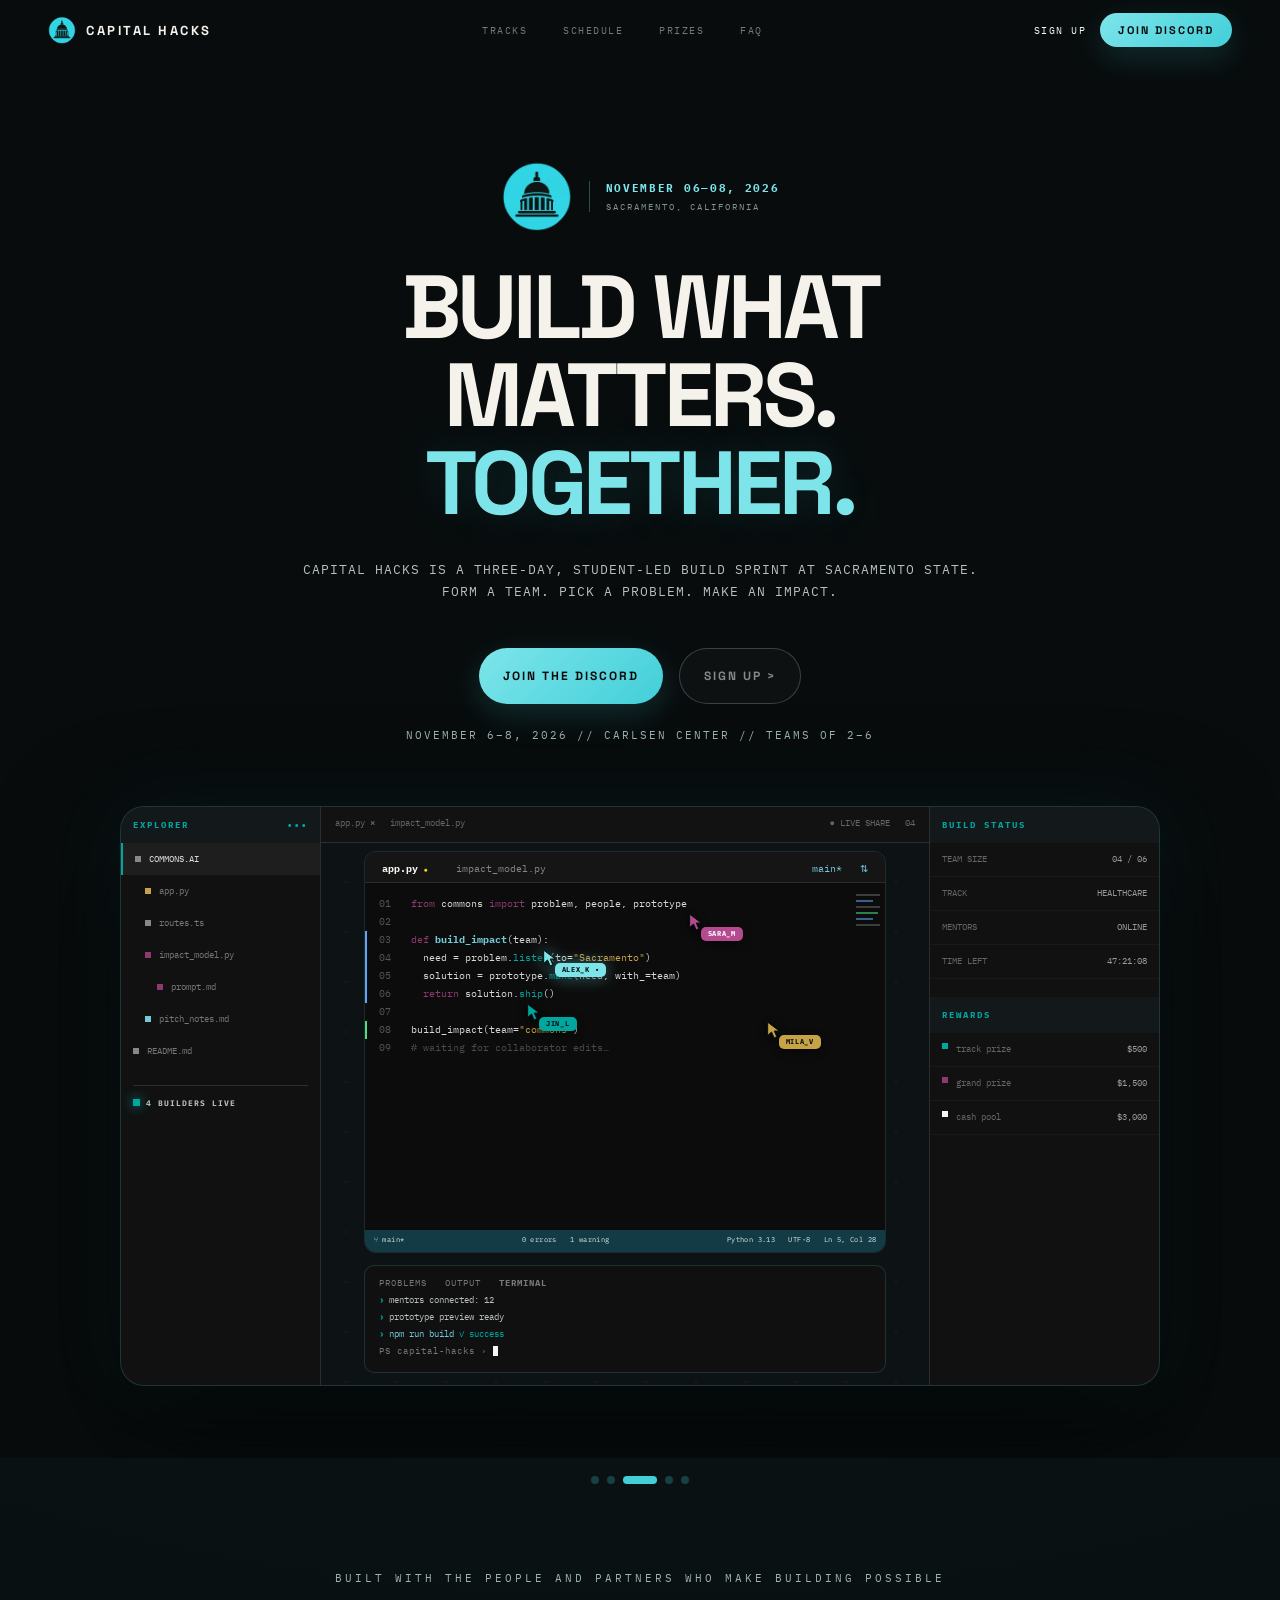
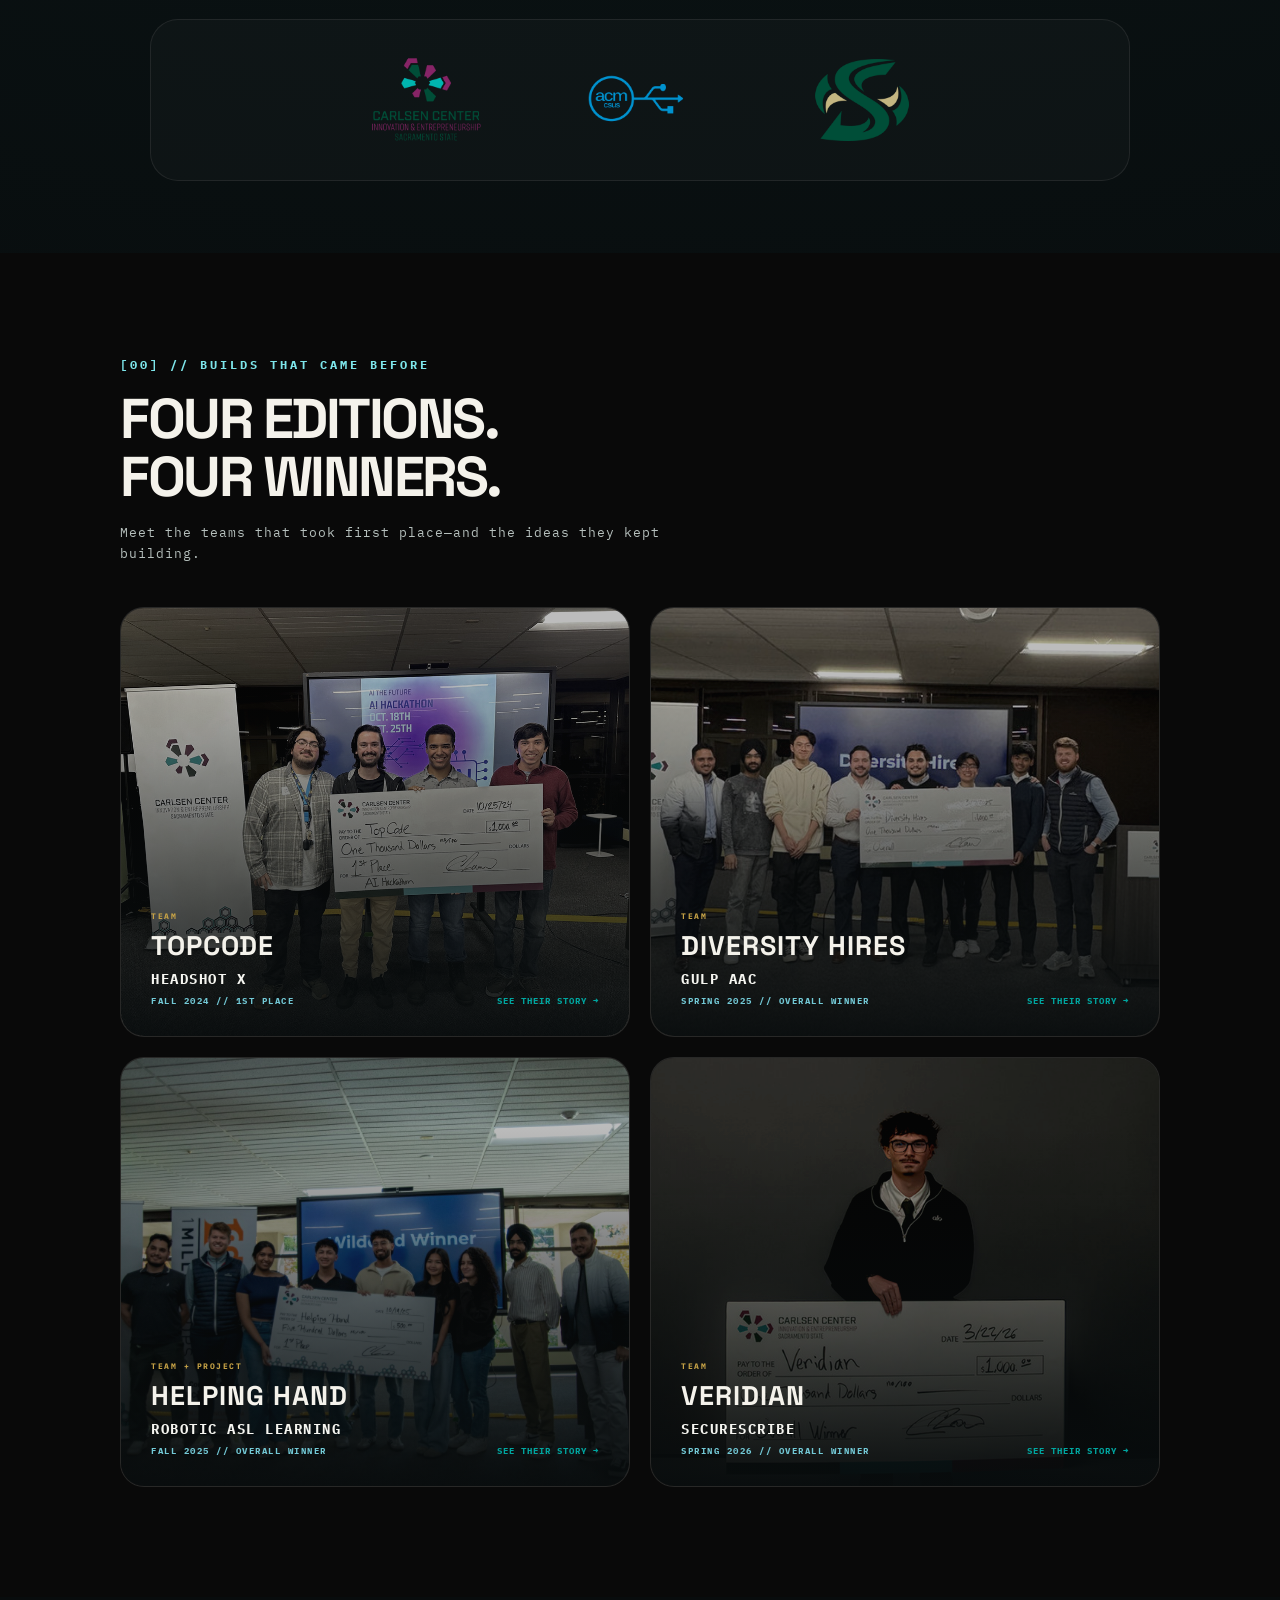
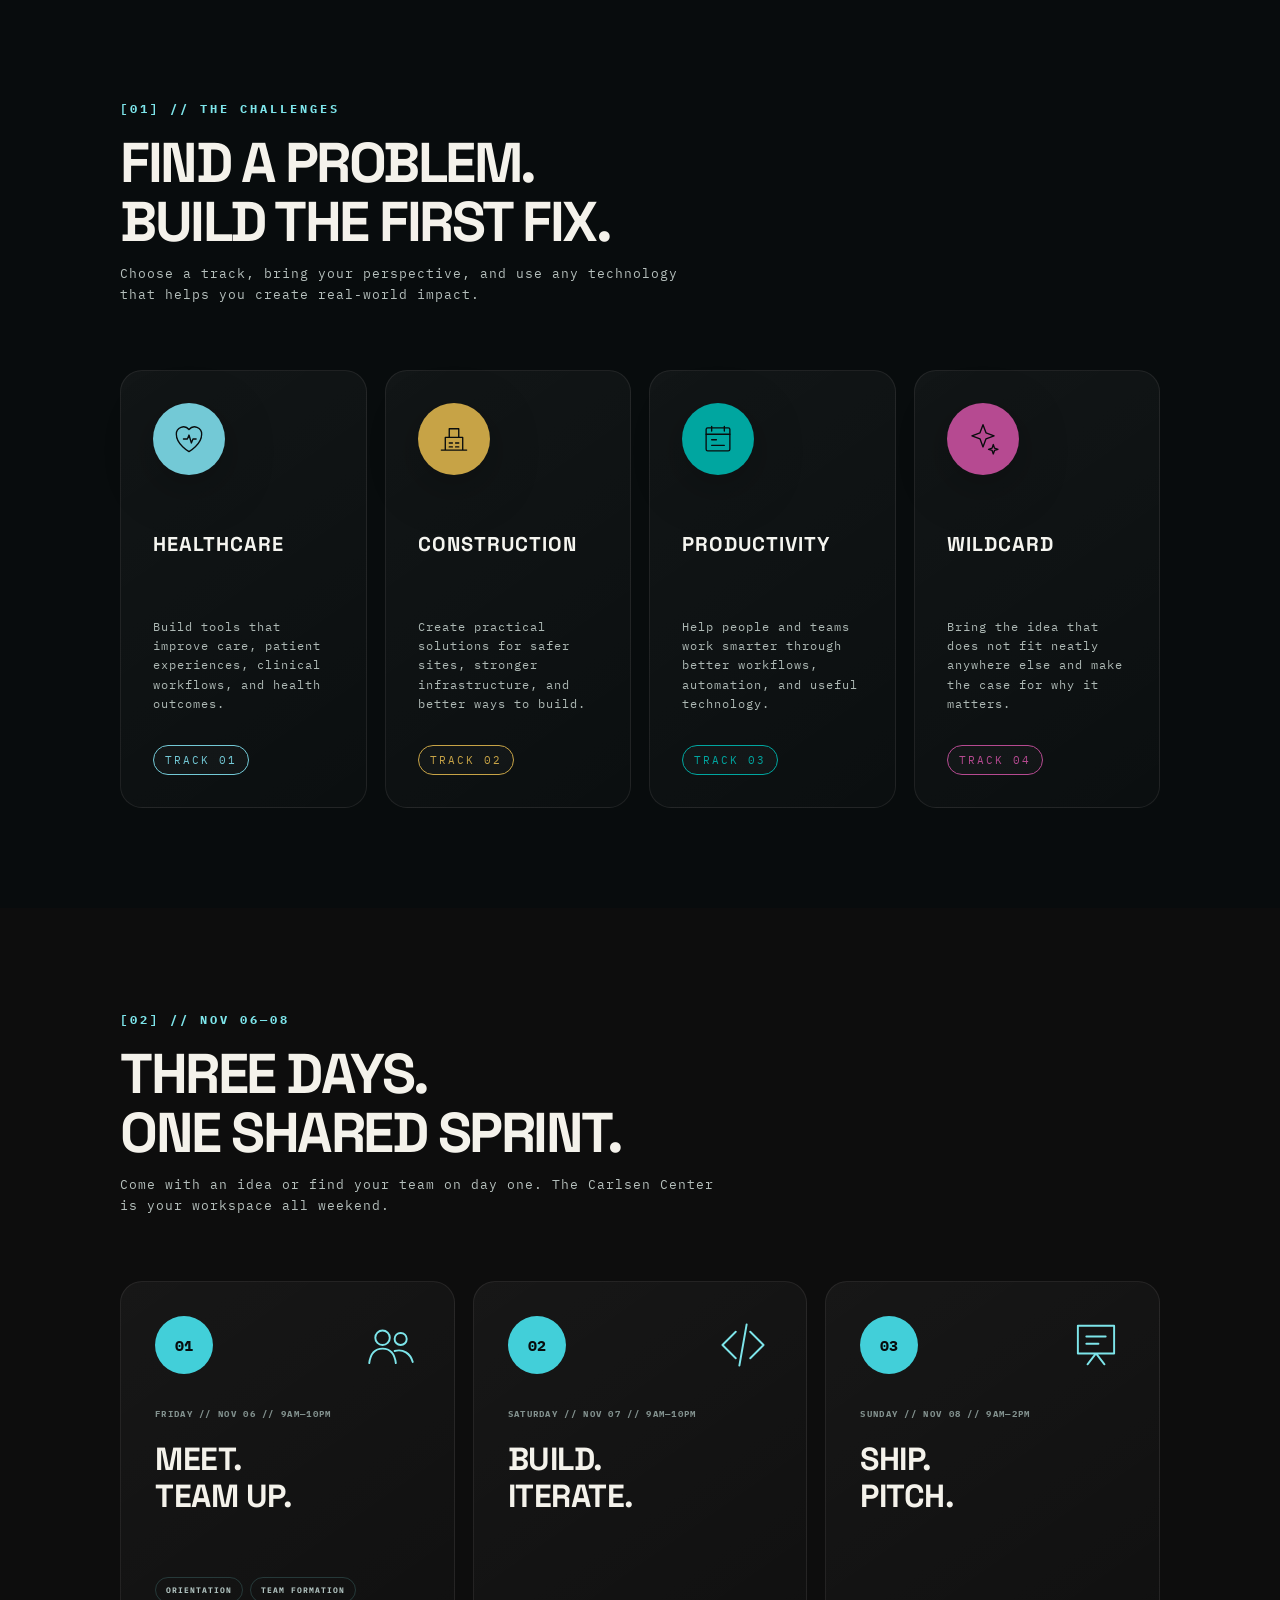
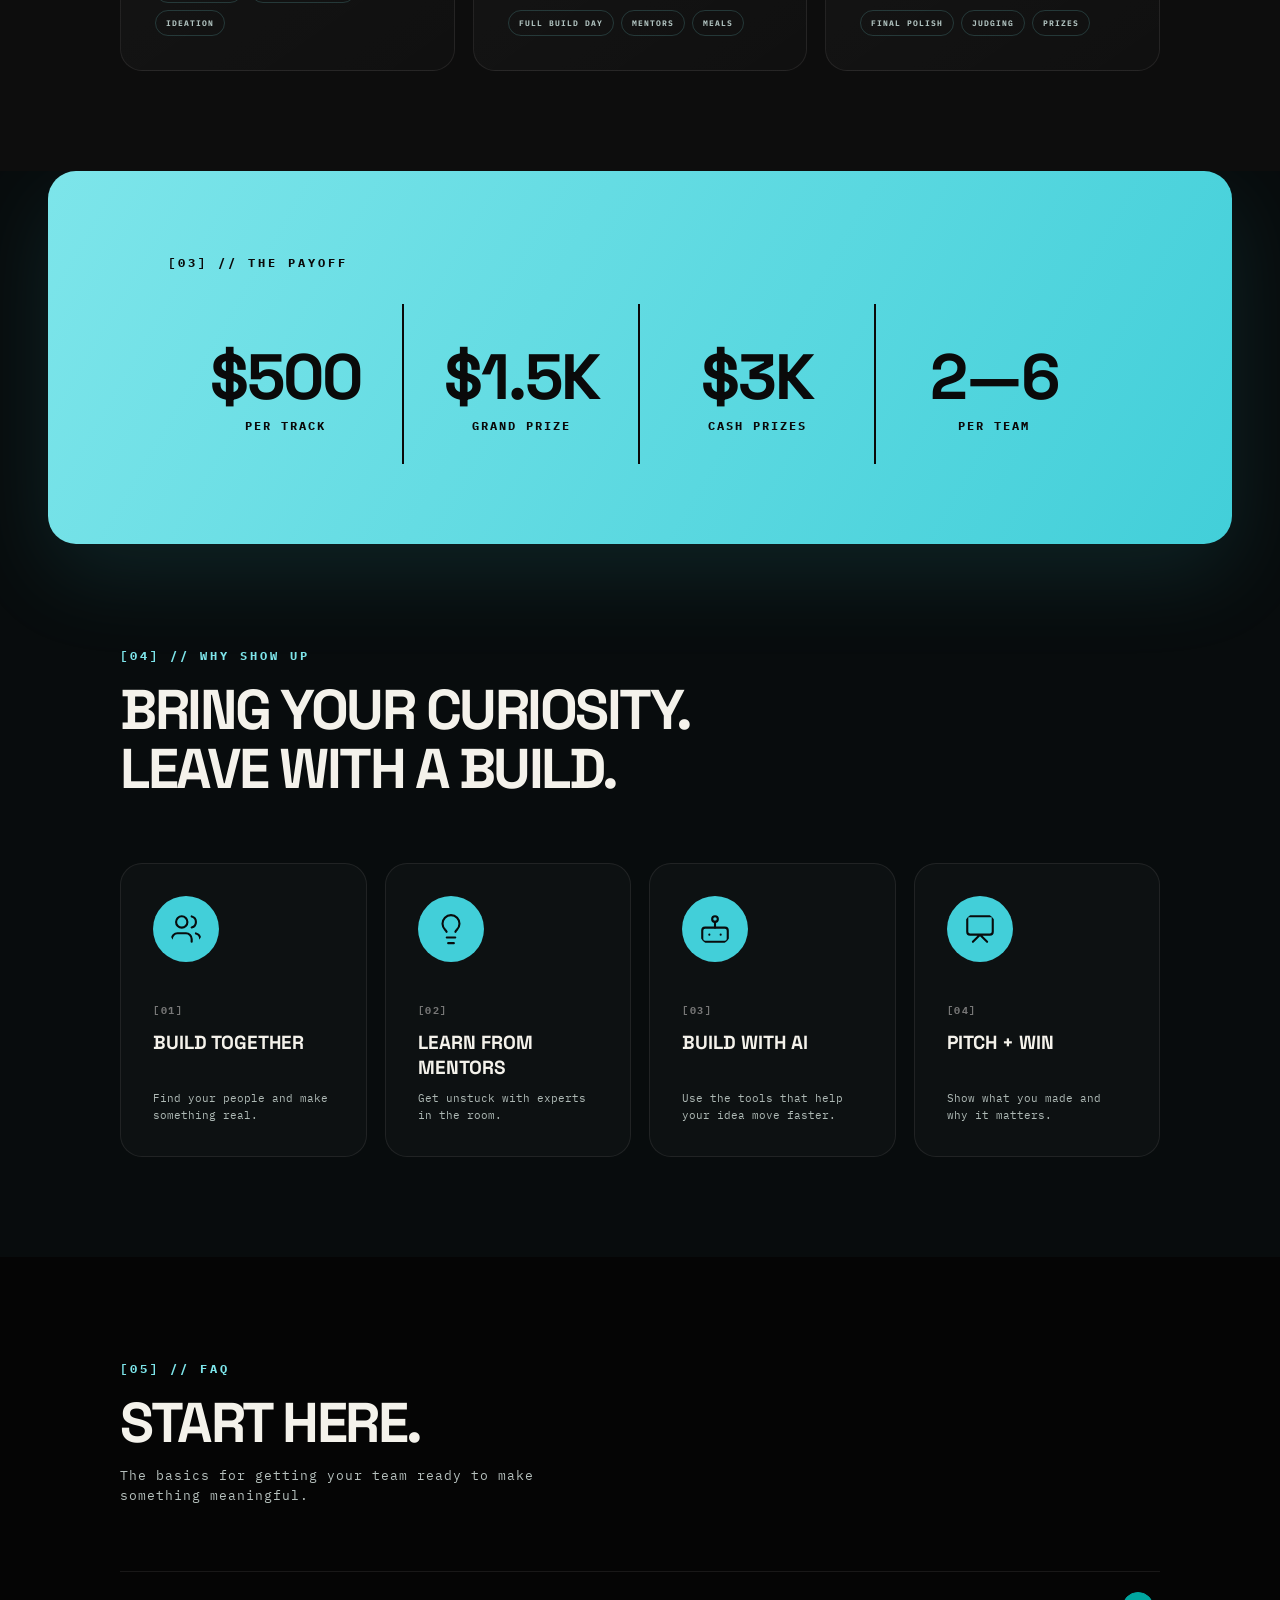
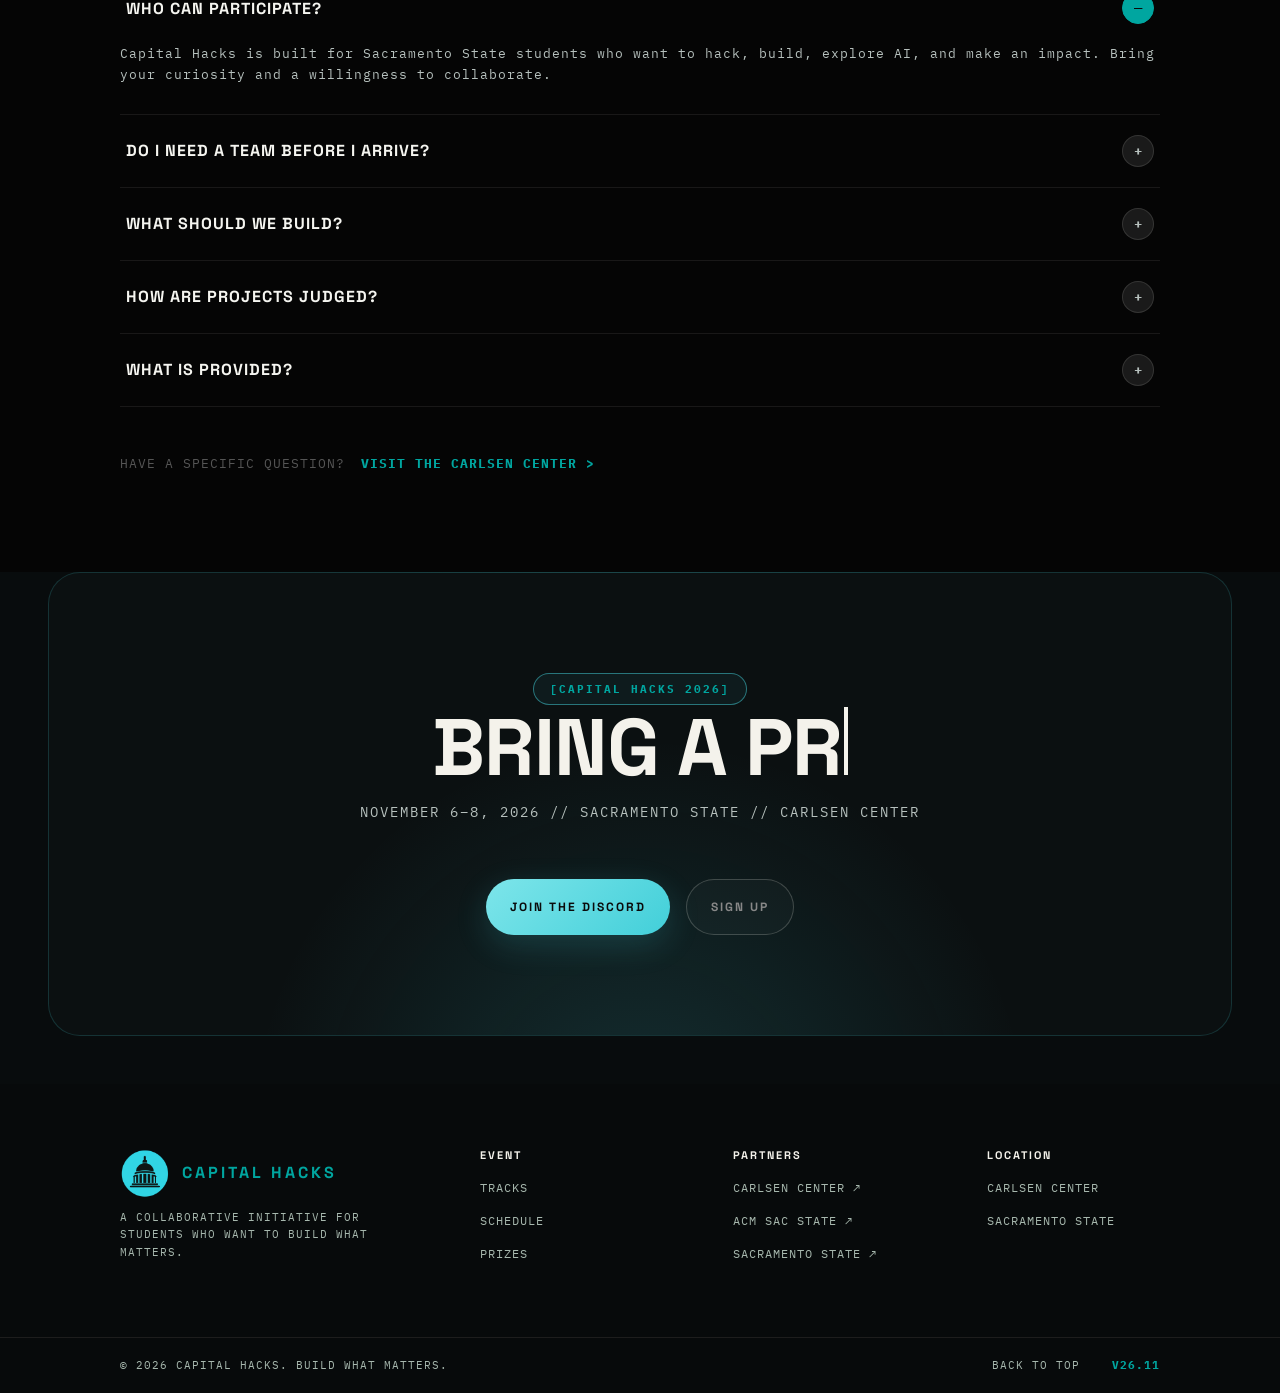
<file: pixelcraft-static/index.html>
<!doctype html>
<html lang="en">
<head>
  <meta charset="utf-8" />
  <meta name="viewport" content="width=device-width, initial-scale=1" />
  <meta name="description" content="Capital Hacks 2026 — Sacramento State's collaborative hackathon." />
  <meta property="og:image" content="assets/capital-hacks-capitol.png" />
  <link rel="icon" type="image/png" href="assets/capital-hacks-capitol.png" />
  <title>Capital Hacks 2026 — Sacramento State</title>
  <link rel="preconnect" href="https://fonts.googleapis.com">
  <link rel="preconnect" href="https://fonts.gstatic.com" crossorigin>
  <link href="https://fonts.googleapis.com/css2?family=IBM+Plex+Mono:wght@400;500;700&family=Space+Grotesk:wght@400;500;700&display=swap" rel="stylesheet">
  <link rel="stylesheet" href="styles.css" />
</head>
<body>
  <header class="site-header" id="siteHeader">
    <div class="nav-shell">
      <a class="brand" href="#top"><img class="brand-logo" src="assets/capital-hacks-capitol.png" alt=""><span>CAPITAL HACKS</span></a>
      <nav class="desktop-nav" aria-label="Primary"><a href="#tracks">TRACKS</a><a href="#schedule">SCHEDULE</a><a href="#prizes">PRIZES</a><a href="#faq">FAQ</a></nav>
      <div class="desktop-actions"><a class="nav-signup" href="https://luma.com/lbe0msby" target="_blank" rel="noopener">SIGN UP</a><a class="button button-small primary" href="https://discord.gg/5kmy9h9mbW" target="_blank" rel="noopener">JOIN DISCORD</a></div>
      <button class="menu-toggle" id="menuToggle" aria-label="Toggle menu" aria-expanded="false"><span></span><span></span><span></span></button>
    </div>
    <div class="mobile-menu" id="mobileMenu"><nav><a href="#tracks">TRACKS</a><a href="#schedule">SCHEDULE</a><a href="#prizes">PRIZES</a><a href="#faq">FAQ</a><a href="https://luma.com/lbe0msby" target="_blank" rel="noopener">SIGN UP</a><a class="button primary" href="https://discord.gg/5kmy9h9mbW" target="_blank" rel="noopener">JOIN DISCORD</a></nav></div>
  </header>

  <main id="top">
    <section id="hero" class="hero section-pad event-hero">
      <div class="event-kicker"><img src="assets/capital-hacks-capitol.png" alt="Capital Hacks Capitol emblem"><span><b>NOVEMBER 06—08, 2026</b><small>SACRAMENTO, CALIFORNIA</small></span></div>
      <h1><span class="typewriter" data-text="BUILD WHAT" data-delay="80"></span><br><span class="typewriter" data-text="MATTERS." data-delay="340"></span></h1>
      <h1 class="yellow"><span class="typewriter" data-text="TOGETHER." data-delay="620"></span></h1>
      <p class="hero-copy">CAPITAL HACKS IS A THREE-DAY, STUDENT-LED BUILD SPRINT AT SACRAMENTO STATE.<br>FORM A TEAM. PICK A PROBLEM. MAKE AN IMPACT.</p>
      <div class="hero-actions"><a class="button primary" href="https://discord.gg/5kmy9h9mbW" target="_blank" rel="noopener">JOIN THE DISCORD</a><a class="button ghost" href="https://luma.com/lbe0msby" target="_blank" rel="noopener">SIGN UP &gt;</a></div>
      <p class="micro">NOVEMBER 6–8, 2026 // CARLSEN CENTER // TEAMS OF 2–6</p>

      <div class="design-window collab-window" aria-label="Capital Hacks collaborative project workspace">
        <aside class="layers-panel">
          <div class="panel-title">EXPLORER <b>•••</b></div>
          <div class="layer active"><i></i>COMMONS.AI</div><div class="layer indent green"><i></i>app.py</div><div class="layer indent"><i></i>routes.ts</div><div class="layer indent orange"><i></i>impact_model.py</div><div class="layer indent2 orange"><i></i>prompt.md</div><div class="layer indent blue"><i></i>pitch_notes.md</div><div class="layer"><i></i>README.md</div>
          <div class="presence"><span class="presence-dot"></span>4 BUILDERS LIVE</div>
        </aside>
        <div class="canvas-panel hack-canvas">
          <div class="canvas-toolbar"><span>app.py <b>×</b> &nbsp; impact_model.py</span><span>● LIVE SHARE &nbsp; 04</span></div>
          <div class="ide-editor"><div class="ide-tabs"><b>app.py <i class="dirty-dot">●</i></b><span>impact_model.py</span><span>main* &nbsp; ⇅</span></div><div class="ide-code"><span class="line">01</span><code data-code-line="0"><i>from</i> commons <i>import</i> problem, people, prototype</code><span class="line">02</span><code data-code-line="1"></code><span class="line changed">03</span><code data-code-line="2"><i>def</i> <strong>build_impact</strong>(team):</code><span class="line changed">04</span><code data-code-line="3">&nbsp;&nbsp;need = problem.<em>listen</em>(to=<b>"Sacramento"</b>)</code><span class="line changed">05</span><code data-code-line="4">&nbsp;&nbsp;solution = prototype.<em>make</em>(need, with_=team)</code><span class="line changed">06</span><code data-code-line="5">&nbsp;&nbsp;<i>return</i> solution.<em>ship</em>()</code><span class="line">07</span><code data-code-line="6"></code><span class="line added">08</span><code data-code-line="7">build_impact(team=<b>"commons"</b>)</code><span class="line">09</span><code data-code-line="8"><span class="ghost-code"># waiting for collaborator edits…</span></code></div><div class="ide-minimap"><i></i><i></i><i></i><i></i><i></i><i></i></div><div class="ide-collaborators" aria-hidden="true"><div class="ide-collab-cursor alex" data-local-editor="ALEX_K" data-local-line="2"><svg viewBox="0 0 18 22"><path d="M2 1v16l4.6-4.2 3.2 7.1 3.2-1.5-3.1-6.8H16L2 1Z"/></svg><span>ALEX_K</span></div><div class="ide-collab-cursor sara" data-local-editor="SARA_M" data-local-line="3"><svg viewBox="0 0 18 22"><path d="M2 1v16l4.6-4.2 3.2 7.1 3.2-1.5-3.1-6.8H16L2 1Z"/></svg><span>SARA_M</span></div><div class="ide-collab-cursor jin" data-local-editor="JIN_L" data-local-line="4"><svg viewBox="0 0 18 22"><path d="M2 1v16l4.6-4.2 3.2 7.1 3.2-1.5-3.1-6.8H16L2 1Z"/></svg><span>JIN_L</span></div><div class="ide-collab-cursor mila" data-local-editor="MILA_V" data-local-line="7"><svg viewBox="0 0 18 22"><path d="M2 1v16l4.6-4.2 3.2 7.1 3.2-1.5-3.1-6.8H16L2 1Z"/></svg><span>MILA_V</span></div></div><div class="ide-statusbar"><span>⑂ main*</span><span>0 errors &nbsp; 1 warning</span><span>Python 3.13 &nbsp; UTF-8 &nbsp; Ln 5, Col 28</span></div></div>
          <div class="terminal"><span>PROBLEMS &nbsp; OUTPUT &nbsp; <b>TERMINAL</b></span><div class="terminal-log" aria-live="off"><p><b>›</b> mentors connected: 12</p><p><b>›</b> prototype preview ready</p><p><b>›</b> <i>npm run build</i> <strong>✓ success</strong></p></div><span class="terminal-prompt">PS capital-hacks › <i class="terminal-caret"></i></span></div>
        </div>
        <aside class="inspect-panel"><div class="panel-title">BUILD STATUS</div><div class="inspect-row"><span>TEAM SIZE</span><b>04 / 06</b></div><div class="inspect-row"><span>TRACK</span><b>HEALTHCARE</b></div><div class="inspect-row"><span>MENTORS</span><b>ONLINE</b></div><div class="inspect-row"><span>TIME LEFT</span><b>47:21:08</b></div><div class="panel-title secondary">REWARDS</div><div class="token"><i class="yellow-bg"></i>track prize <b>$500</b></div><div class="token"><i class="orange-bg"></i>grand prize <b>$1,500</b></div><div class="token"><i class="light-bg"></i>cash pool <b>$3,000</b></div></aside>
      </div>
    </section>

    <div class="pixel-divider"><i></i><i></i><i></i><i></i><i></i></div>
    <section id="about" class="logos partner-strip"><span>BUILT WITH THE PEOPLE AND PARTNERS WHO MAKE BUILDING POSSIBLE</span><div class="logo-lockups"><img src="assets/carlsen-center-transparent.png" alt="Carlsen Center for Innovation and Entrepreneurship at Sacramento State"><img src="assets/acm-transparent.png" alt="ACM at Sacramento State"><img src="assets/sac-state-hornets-transparent.png" alt="Sacramento State Hornets"></div></section>

    <section class="winner-reel winner-gallery"><div class="reel-heading"><span>[00] // BUILDS THAT CAME BEFORE</span><h2>FOUR EDITIONS.<br>FOUR WINNERS.</h2><p>Meet the teams that took first place—and the ideas they kept building.</p></div><div class="winner-grid"><a href="winners/topcode.html"><article><img src="assets/team-topcode.jpg" alt="TopCode holding its first-place check"><div><small class="team-label">TEAM</small><b>TOPCODE</b><strong>HEADSHOT X</strong><small>FALL 2024 // 1ST PLACE</small><span>SEE THEIR STORY →</span></div></article></a><a href="winners/diversity-hires.html"><article><img src="assets/team-diversity-hires.jpg" alt="Diversity Hires holding its overall winner check"><div><small class="team-label">TEAM</small><b>DIVERSITY HIRES</b><strong>GULP AAC</strong><small>SPRING 2025 // OVERALL WINNER</small><span>SEE THEIR STORY →</span></div></article></a><a href="winners/helping-hand.html"><article><img src="assets/team-helping-hand.jpeg" alt="Helping Hand holding its first-place check"><div><small class="team-label">TEAM + PROJECT</small><b>HELPING HAND</b><strong>ROBOTIC ASL LEARNING</strong><small>FALL 2025 // OVERALL WINNER</small><span>SEE THEIR STORY →</span></div></article></a><a href="winners/veridian.html"><article><img src="assets/team-veridian.jpg" alt="Veridian holding its overall winner check"><div><small class="team-label">TEAM</small><b>VERIDIAN</b><strong>SECURESCRIBE</strong><small>SPRING 2026 // OVERALL WINNER</small><span>SEE THEIR STORY →</span></div></article></a></div></section>

    <section id="tracks" class="section-pad">
      <div class="section-header"><span>[01] // THE CHALLENGES</span><h2>FIND A PROBLEM.<br>BUILD THE FIRST FIX.</h2><p>Choose a track, bring your perspective, and use any technology that helps you create real-world impact.</p></div>
      <div class="cards three tracks-grid">
        <article class="feature-card accent-blue"><svg class="category-icon" viewBox="0 0 48 48" aria-hidden="true"><path d="M24 40S8 31 8 18a9 9 0 0 1 16-6 9 9 0 0 1 16 6c0 13-16 22-16 22Z"/><path d="M17 24h5l2-5 3 10 2-5h4"/></svg><h3>HEALTHCARE</h3><p>Build tools that improve care, patient experiences, clinical workflows, and health outcomes.</p><em>TRACK 01</em></article>
        <article class="feature-card accent-gold"><svg class="category-icon" viewBox="0 0 48 48" aria-hidden="true"><path d="M8 38h32M13 38V22h22v16M18 22V11h12v11M18 29h4m4 0h4m-12 5h4m4 0h4"/></svg><h3>CONSTRUCTION</h3><p>Create practical solutions for safer sites, stronger infrastructure, and better ways to build.</p><em>TRACK 02</em></article>
        <article class="feature-card accent-green"><svg class="category-icon" viewBox="0 0 48 48" aria-hidden="true"><rect x="9" y="10" width="30" height="29" rx="2"/><path d="M16 8v6m16-6v6M9 18h30M16 25h6m-6 7h16"/></svg><h3>PRODUCTIVITY</h3><p>Help people and teams work smarter through better workflows, automation, and useful technology.</p><em>TRACK 03</em></article>
        <article class="feature-card accent-purple"><svg class="category-icon" viewBox="0 0 48 48" aria-hidden="true"><path d="m24 6 3.8 10.2L38 20l-10.2 3.8L24 34l-3.8-10.2L10 20l10.2-3.8L24 6Z"/><path d="m37 31 1.5 4.5L43 37l-4.5 1.5L37 43l-1.5-4.5L31 37l4.5-1.5L37 31Z"/></svg><h3>WILDCARD</h3><p>Bring the idea that does not fit neatly anywhere else and make the case for why it matters.</p><em>TRACK 04</em></article>
      </div>
    </section>

    <section id="schedule" class="section-pad alt-bg">
      <div class="section-header"><span>[02] // NOV 06—08</span><h2>THREE DAYS.<br>ONE SHARED SPRINT.</h2><p>Come with an idea or find your team on day one. The Carlsen Center is your workspace all weekend.</p></div>
      <div class="cards three steps schedule-grid"><article><div class="day-visual"><b>01</b><svg viewBox="0 0 48 48" aria-hidden="true"><circle cx="17" cy="18" r="6"/><circle cx="32" cy="19" r="5"/><path d="M6 39c1-8 5-12 11-12s10 4 11 12M27 29c7-2 13 2 15 9"/></svg></div><small>FRIDAY // NOV 06 // 9AM—10PM</small><h3>MEET.<br>TEAM UP.</h3><div class="day-tags"><span>ORIENTATION</span><span>TEAM FORMATION</span><span>IDEATION</span></div></article><article><div class="day-visual"><b>02</b><svg viewBox="0 0 48 48" aria-hidden="true"><path d="m18 13-11 11 11 11M30 13l11 11-11 11M27 7l-6 34"/></svg></div><small>SATURDAY // NOV 07 // 9AM—10PM</small><h3>BUILD.<br>ITERATE.</h3><div class="day-tags"><span>FULL BUILD DAY</span><span>MENTORS</span><span>MEALS</span></div></article><article><div class="day-visual"><b>03</b><svg viewBox="0 0 48 48" aria-hidden="true"><path d="M9 8h30v23H9zM17 40l7-9 7 9M16 17h16M16 23h10"/></svg></div><small>SUNDAY // NOV 08 // 9AM—2PM</small><h3>SHIP.<br>PITCH.</h3><div class="day-tags"><span>FINAL POLISH</span><span>JUDGING</span><span>PRIZES</span></div></article></div>
    </section>

    <section id="prizes" class="stats"><span>[03] // THE PAYOFF</span><div class="stats-grid"><article><b>$500</b><small>PER TRACK</small></article><article><b>$1.5K</b><small>GRAND PRIZE</small></article><article><b>$3K</b><small>CASH PRIZES</small></article><article><b>2—6</b><small>PER TEAM</small></article></div></section>

    <section class="section-pad">
      <div class="section-header"><span>[04] // WHY SHOW UP</span><h2>BRING YOUR CURIOSITY.<br>LEAVE WITH A BUILD.</h2></div>
      <div class="why-grid"><article><svg viewBox="0 0 24 24" aria-hidden="true"><path d="M16 21v-2a4 4 0 0 0-4-4H6a4 4 0 0 0-4 4v2"/><circle cx="9" cy="7" r="4"/><path d="M22 21v-2a4 4 0 0 0-3-3.87M16 3.13a4 4 0 0 1 0 7.75"/></svg><small>[01]</small><h3>BUILD TOGETHER</h3><p>Find your people and make something real.</p></article><article><svg viewBox="0 0 24 24" aria-hidden="true"><path d="M9 18h6M10 22h4"/><path d="M15.09 14c.18-.56.55-1.02 1-1.4A6 6 0 1 0 7.9 12.6c.46.38.83.85 1.01 1.4"/></svg><small>[02]</small><h3>LEARN FROM MENTORS</h3><p>Get unstuck with experts in the room.</p></article><article><svg viewBox="0 0 24 24" aria-hidden="true"><rect width="18" height="10" x="3" y="11" rx="2"/><circle cx="12" cy="5" r="2"/><path d="M12 7v4M8 16h.01M16 16h.01"/></svg><small>[03]</small><h3>BUILD WITH AI</h3><p>Use the tools that help your idea move faster.</p></article><article><svg viewBox="0 0 24 24" aria-hidden="true"><path d="M2 3h20M21 3v11a2 2 0 0 1-2 2H5a2 2 0 0 1-2-2V3M7 21l5-5 5 5"/></svg><small>[04]</small><h3>PITCH + WIN</h3><p>Show what you made and why it matters.</p></article></div>
    </section>

    <section id="faq" class="section-pad deep-bg"><div class="section-header narrow"><span>[05] // FAQ</span><h2>START HERE.</h2><p>The basics for getting your team ready to make something meaningful.</p></div><div class="faq-list" id="faqList"></div><div class="faq-cta"><span>HAVE A SPECIFIC QUESTION?</span><a href="https://www.csus.edu/center/carlsen/center-spotlights/hornet-hacks.html">VISIT THE CARLSEN CENTER &gt;</a></div></section>

    <section id="register" class="final-cta section-pad"><div class="badge">[CAPITAL HACKS 2026]</div><h2><span class="typewriter" data-text="BRING A PROBLEM.\nBUILD THE FUTURE." data-delay="120"></span></h2><p>NOVEMBER 6–8, 2026 // SACRAMENTO STATE // CARLSEN CENTER</p><div class="hero-actions"><a class="button primary" href="https://discord.gg/5kmy9h9mbW" target="_blank" rel="noopener">JOIN THE DISCORD</a><a class="button ghost" href="https://luma.com/lbe0msby" target="_blank" rel="noopener">SIGN UP</a></div></section>
  </main>
  <footer class="footer"><div class="footer-top"><div class="footer-brand"><div class="brand-footer"><img src="assets/capital-hacks-capitol.png" alt="Capital Hacks Capitol emblem"><b>CAPITAL HACKS</b></div><p>A COLLABORATIVE INITIATIVE FOR STUDENTS WHO WANT TO BUILD WHAT MATTERS.</p></div><div class="footer-links"><div><b>EVENT</b><a href="#tracks">TRACKS</a><a href="#schedule">SCHEDULE</a><a href="#prizes">PRIZES</a></div><div><b>PARTNERS</b><a href="https://www.csus.edu/center/carlsen/" target="_blank" rel="noopener">CARLSEN CENTER ↗</a><a href="https://csus.acm.org/" target="_blank" rel="noopener">ACM SAC STATE ↗</a><a href="https://www.csus.edu/" target="_blank" rel="noopener">SACRAMENTO STATE ↗</a></div><div><b>LOCATION</b><a href="#schedule">CARLSEN CENTER</a><a href="#register">SACRAMENTO STATE</a></div></div></div><div class="footer-bottom"><span>© 2026 CAPITAL HACKS. BUILD WHAT MATTERS.</span><div><a href="#top">BACK TO TOP</a><b>V26.11</b></div></div></footer>
  <script src="script.js"></script>
</body>
</html>
</file>
<file: pixelcraft-static/styles.css>
:root{--yellow:#00A6A0;--orange:#8E3A70;--bg:#0A0A0A;--light:#F5F5F0;--gray:#888;--muted:#555;--border:#2D2D2D;--subtle:#1D1D1D;--g:'Space Grotesk',Arial,sans-serif;--m:'IBM Plex Mono',monospace}
*{box-sizing:border-box}
html{scroll-behavior:smooth}
body{margin:0;background:var(--bg);color:var(--light);font-family:var(--g);overflow-x:hidden}
a{color:inherit;text-decoration:none}
button{font:inherit;color:inherit}
.site-header{position:fixed;z-index:100;left:0;right:0;top:0;transition:.3s;background:transparent;border-bottom:1px solid transparent}
.site-header.scrolled{background:rgba(10,10,10,.88);backdrop-filter:blur(14px);border-color:#1E1E1E}
.nav-shell{height:60px;max-width:1400px;margin:auto;padding:0 48px;display:flex;align-items:center;justify-content:space-between}
.brand{display:flex;align-items:center;gap:10px;font-size:13px;font-weight:700;letter-spacing:2.5px}
.brand-mark{width:10px;height:10px;background:var(--yellow)}
.desktop-nav{display:flex;gap:36px}
.desktop-nav button,.desktop-actions>a:first-child{background:none;border:0;font-family:var(--m);font-size:10px;letter-spacing:1.5px;color:#555;cursor:pointer}
.desktop-nav button.active,.desktop-nav button:hover{color:var(--yellow)}
.desktop-actions{display:flex;gap:14px;align-items:center}
.button{height:56px;padding:0 24px;display:inline-flex;align-items:center;justify-content:center;font-size:12px;font-weight:700;letter-spacing:2px}
.button-small{height:34px;padding:0 18px;font-size:11px}
.primary{background:var(--yellow);color:#0a0a0a}
.ghost{border:2px solid #3D3D3D;color:#888;background:#0a0a0a}
.menu-toggle,.mobile-menu{display:none}
.section-pad{padding:100px 120px}
.hero{padding-top:160px;display:flex;flex-direction:column;align-items:center;overflow:hidden}
.badge{height:32px;padding:0 16px;border:2px solid var(--yellow);background:#1A1A1A;color:var(--yellow);display:inline-flex;align-items:center;gap:8px;font:700 11px var(--m);letter-spacing:2px}
.badge span{width:8px;height:8px;background:var(--yellow)}
.hero h1{font-size:clamp(42px,7vw,96px);line-height:.98;letter-spacing:-2px;text-align:center;margin:32px 0 0;max-width:1100px}
.hero h1+h1{margin-top:0}
.yellow{color:var(--yellow)}
.hero-copy{font:13px/1.7 var(--m);letter-spacing:1px;color:#888;text-align:center;margin:32px 0 0}
.hero-actions{display:flex;gap:16px;margin-top:44px}
.micro{font:11px var(--m);letter-spacing:2px;color:#555;margin:24px 0 64px}
.design-window{position:relative;width:min(1100px,100%);height:580px;border:2px solid var(--border);background:#0F0F0F;display:grid;grid-template-columns:200px 1fr 230px;overflow:hidden}
.layers-panel,.inspect-panel{background:#111;border-right:1px solid var(--border);font:9px var(--m)}
.inspect-panel{border-left:1px solid var(--border);border-right:0}
.panel-title{height:36px;background:#161616;padding:12px;color:var(--yellow);letter-spacing:2px;font-weight:700;display:flex;justify-content:space-between}
.panel-title.secondary{margin-top:18px}
.layer{height:32px;padding:10px 12px;color:#777;display:flex;gap:8px;align-items:center}
.layer.active{background:#1E1E1E;color:#ddd;border-left:2px solid var(--yellow)}
.layer i,.token i{width:6px;height:6px;background:#888}
.layer.green i{background:#C7A346}
.layer.orange i{background:var(--orange)}
.layer.blue i{background:#73C9D6}
.indent{padding-left:24px}
.indent2{padding-left:36px}
.canvas-panel{position:relative;background-image:radial-gradient(#1A1A1A 1px,transparent 1px);background-size:50px 50px}
.canvas-toolbar{height:36px;background:#121212;border-bottom:1px solid var(--border);display:flex;justify-content:space-between;padding:10px 14px;font:9px var(--m);color:#666}
.canvas-frame{position:absolute;left:11%;right:11%;top:90px;height:380px;border:1px solid var(--yellow);background:#0c0c0c;padding:50px}
.canvas-badge{width:100px;height:16px;background:#222;margin:auto}
.canvas-heading{height:30px;background:#f5f5f0;width:68%;margin:36px auto 8px}
.canvas-heading.short{width:50%;background:var(--yellow);margin-top:0}
.canvas-line{height:7px;width:60%;background:#333;margin:30px auto 7px}
.canvas-line.short{width:43%;margin-top:0}
.canvas-buttons{display:flex;gap:8px;justify-content:center;margin-top:40px}
.canvas-buttons i{width:115px;height:35px;background:var(--yellow)}
.canvas-buttons i+ i{background:#111;border:1px solid #444}
.handle{width:8px;height:8px;background:var(--yellow);position:absolute}
.handle.tl{left:-4px;top:-4px}
.handle.tr{right:-4px;top:-4px}
.handle.bl{left:-4px;bottom:-4px}
.handle.br{right:-4px;bottom:-4px}
.code-card{position:absolute;left:20px;bottom:20px;background:#111;border:1px solid #333;padding:14px;font:9px/1.6 var(--m);color:#777}
.code-card b{color:#73C9D6}
.inspect-row,.token{height:34px;padding:10px 12px;border-bottom:1px solid #191919;display:flex;justify-content:space-between;color:#666}
.inspect-row b,.token b{color:#999;font-weight:400}
.token{justify-content:flex-start;gap:8px}
.token b{margin-left:auto}
.yellow-bg{background:var(--yellow)!important}
.orange-bg{background:var(--orange)!important}
.light-bg{background:var(--light)!important}
.scanline{position:absolute;left:200px;right:230px;height:5px;background:rgba(255,214,0,.035);animation:scan 4s linear infinite}
@keyframes scan{from{top:-5px}
to{top:580px}
}
.pixel-divider{display:flex}
.pixel-divider i{height:4px;flex:1}
.pixel-divider i:nth-child(odd){background:var(--yellow)}
.logos{padding:48px 120px;background:#0F0F0F;text-align:center}
.logos>span{font:11px var(--m);letter-spacing:3px;color:#444}
.logos div{display:flex;justify-content:center;gap:64px;flex-wrap:wrap;margin-top:32px}
.logos b{font-size:14px;letter-spacing:2px;color:#333}
.section-header{margin-bottom:64px}
.section-header>span{font:700 12px var(--m);letter-spacing:3px;color:var(--yellow)}
.section-header h2,.final-cta h2{font-size:56px;line-height:1.05;letter-spacing:-1px;margin:16px 0 0}
.section-header p{font:13px/1.6 var(--m);letter-spacing:1px;color:#666;max-width:600px}
.narrow{max-width:480px}
.cards{display:grid;gap:2px}
.cards.three{grid-template-columns:repeat(3,1fr)}
.feature-card,.steps article,.testimonials article,.pricing article{background:#111;border:1px solid var(--border);padding:32px;min-height:320px;display:flex;flex-direction:column;gap:20px}
.feature-card.accent-yellow,.steps .accent-yellow{border-color:var(--yellow)}
.accent-orange{border-color:var(--orange)!important}
.feature-icon{width:40px;height:40px}
.feature-card h3,.steps h3,.bento h3{font-size:20px;line-height:1.15;letter-spacing:1px;margin:0}
.feature-card p,.steps p,.bento p{font:12px/1.6 var(--m);letter-spacing:1px;color:#666}
.feature-card em,.bento em,.pricing em{font:11px var(--m);letter-spacing:2px;color:var(--yellow);border:1px solid currentColor;background:#1A1A1A;padding:7px 11px;font-style:normal;align-self:flex-start}
.steps article{min-height:260px;padding:40px}
.steps article>b{font-size:48px;color:var(--yellow)}
.alt-bg{background:#0D0D0D}
.deep-bg{background:#050505}
.stats{padding:80px 120px;background:#73C9D6;color:#0a0a0a}
.stats>span{font:700 12px var(--m);letter-spacing:3px}
.stats-grid{display:grid;grid-template-columns:repeat(4,1fr);margin-top:32px}
.stats-grid article{height:160px;display:flex;flex-direction:column;align-items:center;justify-content:center;border-right:2px solid #0a0a0a}
.stats-grid article:last-child{border:0}
.stats-grid b{font-size:64px;letter-spacing:-2px}
.stats-grid small{font:700 12px var(--m);letter-spacing:2px}
.testimonials article{min-height:250px;border-left:4px solid var(--yellow)}
.testimonials .orange-left{border-left-color:var(--orange)}
.testimonials .light-left{border-left-color:var(--light)}
.testimonials p{font:13px/1.6 var(--m);letter-spacing:1px;color:#ccc}
.testimonials footer{display:flex;gap:12px;align-items:center;margin-top:auto}
.testimonials footer>i{width:36px;height:36px;border-radius:50%;background:#333}
.testimonials footer span{display:flex;flex-direction:column}
.testimonials small{font:11px var(--m);letter-spacing:1px;color:#555}
.bento{display:grid;grid-template-columns:repeat(3,1fr);gap:2px}
.bento article{padding:40px;min-height:260px;background:#111;border:1px solid var(--border);display:flex;flex-direction:column;gap:16px}
.bento article:nth-child(-n+3){min-height:320px}
.bento article small{font:700 11px var(--m);letter-spacing:2px;color:var(--yellow)}
.yellow-card{background:var(--yellow)!important;color:#0a0a0a!important;border-color:var(--yellow)!important}
.yellow-card p,.yellow-card small{color:#1a1a1a!important}
.yellow-card em{background:#0a0a0a;color:var(--yellow);border-color:#0a0a0a}
.orange-tag{color:var(--orange)!important}
.table-wrap{overflow:auto}
.table-wrap table{width:100%;border-collapse:collapse;font:12px var(--m);min-width:850px;border:1px solid var(--border)}
th,td{height:56px;padding:0 32px;border-right:1px solid var(--border);border-bottom:1px solid var(--subtle);text-align:left}
thead th{background:#111;border-bottom:2px solid var(--yellow);font-family:var(--g);font-size:11px;letter-spacing:2px;color:#555}
thead th:nth-child(2),tbody td:nth-child(2){background:#0D0D0D;color:var(--yellow);font-weight:700}
.showcase-head{display:flex;justify-content:space-between;align-items:end}
.carousel-controls{display:flex;gap:8px}
.carousel-controls button{width:48px;height:48px;background:#111;border:2px solid #3D3D3D;color:#888;font-weight:700}
.carousel-controls .primary-control{background:var(--yellow);color:#0a0a0a;border-color:var(--yellow)}
.showcase-viewport{overflow:hidden}
.showcase-track{display:flex;gap:2px;transition:transform .5s ease}
.slide-card{width:560px;min-width:560px;height:412px;background:#111;border:2px solid #2d2d2d;padding:40px;display:flex;flex-direction:column;gap:22px}
.slide-shot{height:200px;border:1px solid #2d2d2d;background:#1a1a1a;display:flex;align-items:center;justify-content:center;font:11px var(--m);letter-spacing:2px;color:#333}
.slide-meta{display:flex;justify-content:space-between;align-items:center}
.slide-tag{font:700 9px var(--m);letter-spacing:1px;border:1px solid #555;padding:6px 10px;color:#888}
.slide-card h3{font-size:20px;letter-spacing:1px;margin:0}
.slide-card p{font:11px var(--m);letter-spacing:1px;color:#555;margin:0}
.dots{display:flex;gap:8px;margin-top:30px}
.dots button{height:4px;width:8px;border:0;background:#333;padding:0}
.dots button.active{width:32px;background:var(--yellow)}
.showcase-foot{display:flex;justify-content:space-between;margin-top:36px;font:11px var(--m);letter-spacing:2px;color:#444}
.showcase-foot a{color:var(--yellow)}
.faq-list{border-top:1px solid var(--subtle)}
.faq-item{border-bottom:1px solid var(--subtle)}
.faq-question{width:100%;min-height:72px;border:0;background:none;display:flex;justify-content:space-between;align-items:center;text-align:left;font-weight:700;letter-spacing:1px;cursor:pointer}
.faq-question i{width:32px;height:32px;background:#1A1A1A;border:1px solid #3D3D3D;display:flex;align-items:center;justify-content:center;font:700 14px var(--m);font-style:normal;color:#888}
.faq-item.open .faq-question i{background:var(--yellow);color:#0a0a0a;border-color:var(--yellow)}
.faq-answer{max-height:0;overflow:hidden;transition:max-height .28s ease}
.faq-answer p{padding:0 0 28px;margin:0;font:13px/1.6 var(--m);letter-spacing:1px;color:#888}
.faq-item.open .faq-answer{max-height:180px}
.faq-cta{display:flex;gap:16px;margin-top:48px;font:13px var(--m);letter-spacing:1px;color:#555}
.faq-cta a{color:var(--yellow);font-weight:700}
.pricing-section{background:#080808}
.pricing article{min-height:600px}
.pricing article>em{color:#888}
.pricing h3{font-size:28px;letter-spacing:1px;margin:0}
.price{font-size:48px;font-weight:700;letter-spacing:-2px}
.price small{font:13px var(--m);letter-spacing:1px;color:#555;margin-left:4px}
.pricing ul{list-style:none;padding:24px 0 0;margin:0;border-top:1px solid var(--border);display:flex;flex-direction:column;gap:10px}
.pricing li{font:11px var(--m);letter-spacing:1px;color:#a0a09a}
.pricing li:before{content:'+';margin-right:12px;color:#777}
.pricing li.off{color:#3d3d3d}
.pricing li.off:before{content:'—';color:#333}
.pricing button{height:48px;margin-top:auto;background:#1A1A1A;border:2px solid #3D3D3D;font:12px var(--m);letter-spacing:2px;color:#888}
.pricing .featured{border:2px solid var(--yellow);background:#111}
.pricing .featured>em{background:var(--yellow);color:#0a0a0a;border-color:var(--yellow)}
.pricing .featured h3,.pricing .featured .price{color:var(--yellow)}
.pricing .featured button{background:var(--yellow);color:#0a0a0a;border-color:var(--yellow)}
.orange-outline{border-color:var(--orange)!important;color:var(--orange)!important}
.final-cta{border-top:2px solid var(--yellow);display:flex;flex-direction:column;align-items:center;text-align:center}
.final-cta h2{font-size:80px;margin:0;white-space:pre-line}
.final-cta p{font:14px var(--m);letter-spacing:2px;color:#666}
.footer{background:#050505}
.footer-top{padding:64px 120px;display:flex;gap:80px}
.footer-brand{width:280px}
.brand-footer{display:flex;align-items:center;gap:12px;color:var(--yellow);letter-spacing:3px}
.brand-footer i{width:32px;height:32px;background:var(--yellow)}
.footer-brand p{font:11px/1.6 var(--m);letter-spacing:1px;color:#888}
.socials{display:flex;gap:12px}
.socials button{width:36px;height:36px;background:#111;border:1px solid var(--border);font-size:10px;font-weight:700}
.footer-links{display:grid;grid-template-columns:repeat(3,1fr);gap:80px;flex:1}
.footer-links>div{display:flex;flex-direction:column;gap:18px}
.footer-links b{font-size:11px;letter-spacing:2px}
.footer-links a{font:12px var(--m);letter-spacing:1px;color:#888}
.footer-bottom{min-height:56px;border-top:1px solid var(--subtle);padding:16px 120px;display:flex;align-items:center;justify-content:space-between;font:11px var(--m);letter-spacing:1px;color:#666}
.footer-bottom div{display:flex;gap:32px}
.footer-bottom b{color:var(--yellow)}
.typewriter{position:relative;white-space:pre}
.typewriter.typing:after{content:'';display:inline-block;width:.06em;height:.85em;background:currentColor;margin-left:2px;animation:blink .7s step-end infinite}
@keyframes blink{50%{opacity:0}
}

@media(max-width:900px){.nav-shell{padding:0 24px}
.desktop-nav,.desktop-actions{display:none}
.menu-toggle{display:flex;width:28px;padding:4px;border:0;background:none;flex-direction:column;gap:5px}
.menu-toggle span{height:2px;width:20px;background:#f5f5f0;transition:.2s}
.menu-toggle.open span:nth-child(1){transform:translateY(7px) rotate(45deg)}
.menu-toggle.open span:nth-child(2){opacity:0}
.menu-toggle.open span:nth-child(3){transform:translateY(-7px) rotate(-45deg)}
.mobile-menu{display:block;max-height:0;overflow:hidden;background:rgba(10,10,10,.98);transition:max-height .3s}
.mobile-menu.open{max-height:430px;border-bottom:1px solid #1E1E1E}
.mobile-menu nav{padding:12px 24px 24px;display:flex;flex-direction:column}
.mobile-menu button,.mobile-menu>a:not(.button){background:none;border:0;border-bottom:1px solid #141414;text-align:left;padding:14px 0;font:12px var(--m);letter-spacing:2px;color:#666}
.mobile-menu .button{margin-top:12px}
.section-pad{padding:72px 24px}
.hero{padding-top:110px}
.hero h1{font-size:clamp(40px,12vw,72px)}
.hero-actions{flex-direction:column;width:100%;max-width:420px}
.button{width:100%}
.design-window{height:420px;grid-template-columns:130px 1fr}
.inspect-panel{display:none}
.scanline{left:130px;right:0}
.layers-panel{font-size:7px}
.layer{padding-left:8px}
.canvas-frame{left:8%;right:8%;top:70px;height:280px;padding:36px 18px}
.code-card{display:none}
.logos,.stats{padding:48px 24px}
.logos div{gap:28px}
.cards.three,.bento,.stats-grid{grid-template-columns:1fr}
.stats-grid article{border-right:0;border-bottom:2px solid #0a0a0a}
.bento article,.bento article:nth-child(-n+3){min-height:230px}
.showcase-head{align-items:flex-end}
.slide-card{width:calc(100vw - 48px);min-width:calc(100vw - 48px);height:auto}
.footer-top{padding:48px 24px;flex-direction:column}
.footer-brand{width:auto}
.footer-links{gap:28px}
.footer-bottom{padding:18px 24px;gap:16px;align-items:flex-start;flex-direction:column}
.section-header h2{font-size:38px}
.final-cta h2{font-size:46px}
.pricing article{min-height:560px}
}

/* Capital Hacks content layer: retain the industrial UI while lifting contrast and collaboration cues. */
.hero-copy,.section-header p,.feature-card p,.steps p,.bento p,.faq-answer p,.final-cta p{color:#B6C0BD}
.desktop-nav button,.desktop-actions>a:first-child,.micro,.logos>span,.section-header>span,.feature-card em,.bento em,.pricing em{color:#9DB4AE}
.event-hero{padding-bottom:72px}
.event-hero .hero-copy{max-width:780px}
.collab-window{box-shadow:0 20px 80px rgba(0,0,0,.45)}
.presence{margin:18px 12px;padding-top:12px;border-top:1px solid var(--border);color:#B6C0BD;font:700 8px var(--m);letter-spacing:1px}
.presence-dot{display:inline-block;width:7px;height:7px;margin-right:6px;background:#00A6A0;box-shadow:0 0 12px #00A6A0}
.hack-canvas{overflow:hidden}
.project-card{position:absolute;left:16%;top:82px;width:62%;min-height:220px;padding:24px;background:#111;border:1px solid #3B6D68;box-shadow:16px 16px 0 rgba(0,166,160,.08)}
.project-label{font:700 9px var(--m);letter-spacing:1.8px;color:#73C9D6}
.project-card h3{font-size:clamp(20px,2.2vw,33px);line-height:1.02;letter-spacing:-.5px;margin:18px 0 12px;color:#F5F5F0}
.project-card p{margin:0;color:#B6C0BD;font:11px/1.5 var(--m);letter-spacing:.5px}
.idea-pills{display:flex;gap:7px;margin-top:20px}
.idea-pills b{border:1px solid #355C5D;padding:5px 8px;color:#F5F5F0;font:700 8px var(--m);letter-spacing:1px}
.cursor{position:absolute;z-index:3;display:flex;align-items:center;gap:6px;font:700 8px var(--m);letter-spacing:.4px;animation:cursor-float 5s ease-in-out infinite}
.cursor i{width:17px;height:17px;border-radius:50%;display:grid;place-items:center;font-style:normal;font-size:6px;color:#0A0A0A}
.cursor span{padding:5px 7px;background:#1A1A1A;color:#F5F5F0;white-space:nowrap;border:1px solid #3D3D3D}
.cursor-teal{left:21%;top:72%;animation-delay:-1s}.cursor-teal i{background:#00A6A0}
.cursor-purple{right:13%;top:31%;animation-delay:-3s}.cursor-purple i{background:#8E3A70;color:#F5F5F0}
.cursor-blue{left:39%;top:48%;animation-delay:-2s}.cursor-blue i{background:#73C9D6}
.cursor-gold{right:27%;bottom:12%;animation-delay:-4s}.cursor-gold i{background:#C7A346}
@keyframes cursor-float{0%,100%{transform:translate(0,0)}50%{transform:translate(10px,-8px)}}
.accent-blue{border-color:#73C9D6!important}.blue-bg{background:#73C9D6!important}
.accent-gold{border-color:#C7A346!important}.gold-bg{background:#C7A346!important}
.tracks-grid{grid-template-columns:repeat(4,1fr)!important}.tracks-grid .feature-card{min-height:340px}
.tracks-grid .feature-card{position:relative}.category-icon{width:64px;height:64px;margin-bottom:38px;padding:11px;border:1px solid currentColor;fill:none;stroke:currentColor;stroke-width:1.7;stroke-linecap:round;stroke-linejoin:round}.tracks-grid .accent-blue{color:#73C9D6}.tracks-grid .accent-gold{color:#C7A346}.tracks-grid .accent-green{color:#00A6A0;border-color:#00A6A0}.tracks-grid .accent-purple{color:#B64A91;border-color:#B64A91}.tracks-grid h3{color:#F5F5F0}.tracks-grid p{color:#AEB9B5}.tracks-grid em{color:currentColor}
.stats{background:#73C9D6}
.stats-grid article{border-color:#0A0A0A}
.stats-grid b{font-size:clamp(44px,5vw,64px)}
.event-bento article{min-height:255px}
.faq-question{color:#F5F5F0}.faq-question i{color:#B6C0BD}
.final-cta{background:linear-gradient(135deg,#050505 0%,#0D1616 100%)}
.footer-links a,.footer-brand p,.footer-bottom{color:#A7B8AE}

@media(max-width:900px){
  .tracks-grid{grid-template-columns:repeat(2,1fr)!important}
  .tracks-grid .feature-card{min-height:auto;padding:22px}
  .category-icon{width:44px;height:44px;margin-bottom:18px}
  .collab-window{height:430px}
  .project-card{left:10%;top:72px;width:80%;min-height:190px;padding:18px}
  .project-card h3{font-size:22px}
  .cursor span{display:none}
  .cursor-teal{left:18%;top:70%}.cursor-purple{right:17%;top:30%}.cursor-blue{left:49%;top:49%}.cursor-gold{right:25%;bottom:11%}
  .presence{font-size:6px;margin:18px 8px}
}

/* Dense live-coding workspace and alumni reel. */
.scanline{display:none}
.ide-editor{position:absolute;top:44px;left:7%;right:7%;bottom:124px;background:#0C0C0C;border:1px solid #343434;font:10px/1.8 var(--m);overflow:hidden}
.ide-tabs{height:31px;padding:8px 12px;background:#151515;border-bottom:1px solid #2D2D2D;display:flex;gap:18px;color:#858585}.ide-tabs b{color:#F5F5F0}.ide-tabs span:last-child{margin-left:auto;color:#73C9D6}
.ide-code{display:grid;grid-template-columns:38px 1fr;padding:12px 0;color:#D8D8D4}.ide-code .line{color:#555;text-align:right;padding-right:12px;user-select:none}.ide-code code{font:inherit;white-space:pre}.ide-code i{color:#8E3A70;font-style:normal}.ide-code strong{color:#73C9D6}.ide-code em{color:#00A6A0;font-style:normal}.ide-code b{color:#C7A346;font-weight:400}
.terminal{position:absolute;left:7%;right:7%;bottom:12px;height:100px;padding:10px 14px;background:#101010;border:1px solid #343434;font:9px/1.45 var(--m);color:#B6C0BD;overflow:hidden}.terminal>span{display:block;color:#777;letter-spacing:1px;white-space:nowrap;overflow:hidden;text-overflow:ellipsis;max-width:100%}.terminal p{margin:4px 0}.terminal p b{color:#00A6A0}.terminal p i{color:#73C9D6;font-style:normal}.terminal p strong{color:#00A6A0;font-weight:400}
.cursor-teal{left:22%;top:55%}.cursor-purple{right:8%;top:35%}.cursor-blue{left:41%;top:76%}.cursor-gold{right:25%;bottom:30%}
.logo-lockups{align-items:center}.logo-lockups b{min-width:115px;color:#F5F5F0!important;font:700 16px/0.85 var(--g)!important;text-align:left;letter-spacing:.5px!important}.logo-lockups small{font:700 8px var(--m);letter-spacing:2px}.carlsen-lockup{color:#00A6A0!important}.acm-lockup{color:#73C9D6!important}.sac-lockup{color:#F5F5F0!important}.cups-lockup{color:#C7A346!important}
.winner-reel{padding:100px 0;background:#090909;overflow:hidden}.reel-heading{max-width:620px;margin:0 120px 42px}.reel-heading>span{font:700 12px var(--m);letter-spacing:3px;color:#00A6A0}.reel-heading h2{font-size:56px;line-height:1.05;letter-spacing:-1px;margin:16px 0}.reel-heading p{font:13px/1.6 var(--m);letter-spacing:1px;color:#B6C0BD}
.reel-track{display:flex;gap:14px;width:max-content;padding:0 120px;animation:reel 45s linear infinite}.reel-track:hover{animation-play-state:paused}.reel-track article{width:310px;height:250px;position:relative;overflow:hidden;background:#111;border:1px solid #303030;display:flex;flex-direction:column;justify-content:flex-end;padding:18px}.reel-track img{position:absolute;inset:0;width:100%;height:100%;object-fit:cover;filter:grayscale(.2) contrast(1.06);opacity:.62;transition:.3s}.reel-track article:hover img{opacity:.9;transform:scale(1.04)}.reel-track article:after{content:'';position:absolute;inset:0;background:linear-gradient(transparent 25%,rgba(0,0,0,.92))}.reel-track b,.reel-track small{position:relative;z-index:1}.reel-track b{font-size:18px;letter-spacing:1px}.reel-track small{margin-top:6px;font:9px var(--m);letter-spacing:1.5px;color:#73C9D6}
@keyframes reel{to{transform:translateX(-330px)}}
.tracks-grid .feature-card h3{min-height:52px}.tracks-grid .feature-card{justify-content:flex-start}.tracks-grid .feature-card em{margin-top:auto}
@media(max-width:900px){.ide-editor{left:5%;right:5%;bottom:104px}.ide-code{font-size:7px;grid-template-columns:25px 1fr}.ide-code .line{padding-right:6px}.terminal{left:5%;right:5%;height:82px;font-size:7px}.ide-tabs{font-size:7px;gap:8px}.winner-reel{padding:72px 0}.reel-heading{margin:0 24px 32px}.reel-heading h2{font-size:38px}.reel-track{padding:0 24px}.reel-track article{width:260px;height:220px}.logo-lockups b{min-width:92px;font-size:13px!important}}

/* =========================================================
   PAGE-LEVEL COLLABORATION PRESENCE
   One lightweight, decorative Figma-style cursor system.
   ========================================================= */
.collaboration-presence{
  position:fixed;
  inset:0;
  z-index:95;
  pointer-events:none;
  overflow:hidden;
  contain:strict;
}
.collaborator-cursor{
  --cursor-color:#FFD600;
  --cursor-text:#0A0A0A;
  position:absolute;
  top:0;
  left:0;
  width:112px;
  height:42px;
  opacity:0;
  transition:opacity 2.2s ease;
  will-change:transform,opacity;
  transform:translate3d(-140px,-60px,0);
}
.collaborator-cursor svg{
  position:absolute;
  left:0;
  top:0;
  width:16px;
  height:18px;
  overflow:visible;
  filter:drop-shadow(0 2px 6px rgba(0,0,0,.7));
}
.collaborator-cursor path{
  fill:var(--cursor-color);
  stroke:#0A0A0A;
  stroke-width:1.4;
  stroke-linejoin:round;
}
.collaborator-cursor span{
  position:absolute;
  left:14px;
  top:14px;
  padding:2px 8px;
  background:var(--cursor-color);
  color:var(--cursor-text);
  box-shadow:0 2px 8px rgba(0,0,0,.5);
  font:700 10px/1.35 var(--m);
  letter-spacing:.08em;
  white-space:nowrap;
}
.collaborator-cursor.is-active{opacity:.96}
.collaborator-cursor.is-peripheral{opacity:.58}

/* Collaborative IDE activity */
.ide-editor{bottom:132px}
.ide-tabs .dirty-dot{color:#FFD600;font-style:normal;font-size:7px}
.ide-code{position:relative;padding-bottom:25px}
.ide-code .line.changed{border-left:2px solid #60A5FA}
.ide-code .line.added{border-left:2px solid #4ADE80}
.ide-code code{position:relative;padding:0 8px;transition:background .45s ease,box-shadow .45s ease}
.ide-code code.is-selected{background:color-mix(in srgb,var(--editing-color,#60A5FA) 22%,transparent);box-shadow:inset 2px 0 var(--editing-color,#60A5FA)}
.ide-code code.is-editing:after{content:'';display:inline-block;width:1px;height:1.25em;margin-left:2px;vertical-align:-.2em;background:var(--editing-color,#FFD600);animation:ide-caret .82s step-end infinite}
.ghost-code{color:#4A4A4A}
.ide-minimap{position:absolute;right:5px;top:42px;width:24px;display:flex;flex-direction:column;gap:4px;opacity:.55}
.ide-minimap i{display:block;height:2px;background:#666}.ide-minimap i:nth-child(2),.ide-minimap i:nth-child(5){width:70%;background:#60A5FA}.ide-minimap i:nth-child(4){width:90%;background:#4ADE80}
.ide-statusbar{position:absolute;left:0;right:0;bottom:0;height:22px;padding:5px 9px;background:#123B45;color:#DCEBEC;display:flex;justify-content:space-between;font:7px var(--m);letter-spacing:.4px}
.terminal{height:108px}.terminal-log{min-height:51px}.terminal-prompt{display:block;color:#A7B8AE}.terminal-prompt>i{display:inline-block;width:5px;height:10px;background:#F5F5F0;vertical-align:-2px;animation:ide-caret .82s step-end infinite}
.terminal .new-output{animation:terminal-in .35s ease both}
@keyframes ide-caret{50%{opacity:0}}
@keyframes terminal-in{from{opacity:0;transform:translateY(3px)}to{opacity:1;transform:none}}

@media(max-width:767px){
  .collaboration-presence{display:none}
}
@media(prefers-reduced-motion:reduce){
  .collaboration-presence{display:none}
}

/* Multi-page event and winner profiles */
.desktop-nav a{font:10px var(--m);letter-spacing:1.5px;color:#777;transition:.2s}.desktop-nav a:hover,.desktop-nav a.active{color:var(--yellow)}
.logo-lockups{gap:clamp(34px,6vw,100px)!important}.logo-lockups img{display:block;width:auto;height:104px;max-width:340px;object-fit:contain;background:transparent;padding:4px 8px;filter:none;mix-blend-mode:normal}.logo-lockups img:nth-child(2){height:94px;max-width:270px}.logo-lockups img:nth-child(3){height:112px;max-width:170px}
.winner-links a{color:inherit}.winner-links article{cursor:pointer}.winner-links article:hover{border-color:var(--yellow)}

.nav-signup{color:#F5F5F0!important}.desktop-actions .button{min-width:132px}
.winner-gallery{padding-bottom:110px}.winner-grid{display:grid;grid-template-columns:repeat(2,minmax(0,1fr));gap:2px;padding:0 120px}.winner-grid>a{color:inherit}.winner-grid article{min-height:430px;position:relative;overflow:hidden;border:1px solid #303030;background:#111}.winner-grid img{position:absolute;inset:0;width:100%;height:100%;object-fit:cover;opacity:.72;filter:grayscale(.2) contrast(1.06);transition:transform .45s ease,opacity .45s ease}.winner-grid article:after{content:'';position:absolute;inset:0;background:linear-gradient(transparent 30%,rgba(0,0,0,.95))}.winner-grid article>div{position:absolute;z-index:2;left:0;right:0;bottom:0;padding:30px;display:grid;grid-template-columns:1fr auto;gap:7px 20px;align-items:end}.winner-grid b{font-size:27px;letter-spacing:1px}.winner-grid strong{grid-column:1;color:#F5F5F0;font:700 14px var(--m);letter-spacing:1.5px}.winner-grid small{grid-column:1;color:#73C9D6;font:700 9px var(--m);letter-spacing:1.5px}.winner-grid .team-label{color:#C7A346;font-size:8px}.winner-grid span{grid-column:2;grid-row:1/5;color:#00A6A0;font:700 9px var(--m);letter-spacing:1px}.winner-grid article:hover{border-color:#00A6A0}.winner-grid article:hover img{transform:scale(1.025);opacity:.9}

.why-grid{display:grid;grid-template-columns:repeat(4,1fr);gap:2px}.why-grid article{min-height:275px;padding:32px;background:#111;border:1px solid var(--border);display:flex;flex-direction:column}.why-grid svg{width:44px;height:44px;fill:none;stroke:#00A6A0;stroke-width:1.5;stroke-linecap:round;stroke-linejoin:round;margin-bottom:42px}.why-grid article:nth-child(2) svg{stroke:#8E3A70}.why-grid article:nth-child(3) svg{stroke:#73C9D6}.why-grid article:nth-child(4) svg{stroke:#C7A346}.why-grid small{font:700 10px var(--m);letter-spacing:1.5px;color:#777}.why-grid h3{font-size:19px;margin:13px 0 10px}.why-grid p{margin:auto 0 0;color:#AEB9B5;font:11px/1.55 var(--m)}

.detail-page,.winner-page{background:#0A0A0A;color:#F5F5F0;min-height:100vh}
.track-detail-grid article{position:relative;overflow:hidden;padding-top:34px}.track-icon{width:74px;height:74px;margin-bottom:28px;border:1px solid currentColor;display:grid;place-items:center;background:rgba(255,255,255,.025)}.track-icon svg{width:46px;height:46px;fill:none;stroke:currentColor;stroke-width:1.7;stroke-linecap:round;stroke-linejoin:round}.track-detail-grid .healthcare{color:#73C9D6}.track-detail-grid .construction{color:#C7A346}.track-detail-grid .productivity{color:#00A6A0}.track-detail-grid .wildcard{color:#B64A91}.track-detail-grid article h2{color:#F5F5F0}.track-detail-grid article p{color:#B6C0BD}.track-detail-grid article>b{position:absolute;top:28px;right:28px;color:currentColor!important}.track-detail-grid article small{color:currentColor!important}
.detail-nav{height:72px;padding:0 48px;border-bottom:1px solid #252525;display:flex;align-items:center;justify-content:space-between;background:#090909}
.detail-nav nav{display:flex;gap:32px}.detail-nav nav a{font:700 10px var(--m);letter-spacing:1.5px;color:#777}.detail-nav nav a:hover,.detail-nav nav a.active{color:#00A6A0}
.detail-hero{padding:120px max(48px,9vw) 88px;border-bottom:1px solid #2D2D2D}.detail-hero>span,.winner-copy>span,.winner-details article>span{font:700 11px var(--m);letter-spacing:2.5px;color:#00A6A0}.detail-hero h1{max-width:1050px;margin:20px 0 28px;font-size:clamp(52px,8vw,108px);line-height:.9;letter-spacing:-3px}.detail-hero p{max-width:720px;color:#B6C0BD;font:14px/1.75 var(--m);letter-spacing:.6px}
.detail-grid{padding:2px max(48px,9vw) 100px;display:grid;grid-template-columns:repeat(2,1fr);gap:2px;background:#0A0A0A}.detail-grid article{min-height:360px;padding:46px;background:#111;border:1px solid #2D2D2D;display:flex;flex-direction:column}.detail-grid article>b{font-size:50px;color:#00A6A0}.detail-grid article:nth-child(2)>b{color:#8E3A70}.detail-grid article:nth-child(3)>b{color:#73C9D6}.detail-grid article:nth-child(4)>b{color:#C7A346}.detail-grid h2{margin:24px 0 18px;font-size:28px}.detail-grid p{max-width:530px;color:#B6C0BD;font:13px/1.7 var(--m)}.detail-grid small{margin-top:auto;color:#777;font:700 10px var(--m);letter-spacing:1.5px}
.timeline-detail{padding:0 max(48px,9vw) 100px}.timeline-detail article{display:grid;grid-template-columns:210px 280px 1fr;gap:44px;align-items:start;padding:44px 0;border-bottom:1px solid #2D2D2D}.timeline-detail article>div{display:flex;flex-direction:column;gap:10px}.timeline-detail b{font-size:30px;color:#00A6A0}.timeline-detail small{font:700 9px var(--m);letter-spacing:1.5px;color:#777}.timeline-detail h2{margin:0;font-size:30px}.timeline-detail p{margin:0;color:#B6C0BD;font:13px/1.7 var(--m)}
.detail-cta{padding:100px max(48px,9vw);border-top:2px solid #00A6A0}.detail-cta>span{font:700 11px var(--m);letter-spacing:2px;color:#00A6A0}.detail-cta h2{font-size:clamp(48px,6vw,86px);line-height:.95;margin:20px 0 38px}.detail-cta .button{width:max-content}

.winner-hero{display:grid;grid-template-columns:minmax(360px,.8fr) 1.2fr;min-height:690px}.winner-copy{padding:120px 7vw;display:flex;flex-direction:column;justify-content:center;border-right:1px solid #2D2D2D}.winner-copy h1{font-size:clamp(58px,7vw,104px);line-height:.88;letter-spacing:-3px;margin:22px 0}.winner-copy p{color:#B6C0BD;font:13px/1.75 var(--m);max-width:510px}.winner-copy .winner-project{color:#C7A346;font-weight:700;letter-spacing:2px}.winner-copy>a{margin-top:30px;color:#00A6A0;font:700 10px var(--m);letter-spacing:1.5px}.winner-hero figure{margin:0;min-height:690px;background:#111;overflow:hidden}.winner-hero figure img{width:100%;height:100%;object-fit:cover}.winner-back{display:inline-flex!important;align-items:center;gap:10px;width:max-content;padding:12px 16px;border:1px solid #355C5D;background:#101616}
.winner-details{display:grid;grid-template-columns:1fr 1fr;border-top:2px solid #00A6A0}.winner-details article{padding:72px 8vw;min-height:340px;border-right:1px solid #2D2D2D}.winner-details article:last-child{border-right:0}.winner-details h2{font-size:40px;line-height:1;margin:20px 0}.winner-details p,.winner-details li{color:#B6C0BD;font:12px/1.7 var(--m)}.winner-details ul{columns:2;list-style:none;padding:0;margin:20px 0}.winner-details li:before{content:'+';color:#00A6A0;margin-right:10px}
.winner-now{padding:84px 8vw;border-top:1px solid #2D2D2D;background:#0E0E0E;display:grid;grid-template-columns:.7fr 1.3fr;gap:8vw}.winner-now>span{font:700 11px var(--m);letter-spacing:2.5px;color:#C7A346}.winner-now h2{font-size:clamp(38px,5vw,68px);line-height:.95;margin:0 0 22px}.winner-now p{max-width:760px;color:#B6C0BD;font:13px/1.8 var(--m)}.winner-now ul{list-style:none;padding:0;margin:28px 0;display:grid;gap:12px}.winner-now li{padding:14px 16px;border-left:2px solid #00A6A0;background:#141414;color:#D3D8D5;font:12px/1.6 var(--m)}.winner-now .status-note{color:#73C9D6;font-size:10px;letter-spacing:1px}.winner-now .button{margin-top:10px;width:max-content}

@media(max-width:900px){
  .desktop-nav a{display:none}
  .logo-lockups{gap:22px!important}.logo-lockups img{height:68px;max-width:205px}.logo-lockups img:nth-child(2){height:62px;max-width:175px}.logo-lockups img:nth-child(3){height:74px;max-width:105px}
  .winner-gallery{padding-bottom:72px}.winner-grid{grid-template-columns:1fr;padding:0 24px}.winner-grid article{min-height:330px}.winner-grid article>div{padding:22px}.winner-grid b{font-size:22px}
  .why-grid{grid-template-columns:1fr 1fr}.why-grid article{min-height:230px;padding:24px}.why-grid svg{margin-bottom:28px}
  .detail-nav{padding:0 24px}.detail-nav nav{gap:14px}.detail-nav nav a{font-size:8px}
  .detail-hero{padding:88px 24px 64px}.detail-hero h1{font-size:50px;letter-spacing:-1px}
  .detail-grid{padding:2px 24px 72px;grid-template-columns:1fr}.detail-grid article{min-height:290px;padding:32px}
  .timeline-detail{padding:0 24px 72px}.timeline-detail article{grid-template-columns:1fr;gap:14px;padding:36px 0}
  .detail-cta{padding:72px 24px}.detail-cta .button{width:100%}
  .winner-hero{grid-template-columns:1fr}.winner-copy{padding:88px 24px 56px;border-right:0}.winner-hero figure{min-height:360px}.winner-details{grid-template-columns:1fr}.winner-details article{padding:52px 24px;min-height:auto;border-right:0;border-bottom:1px solid #2D2D2D}.winner-details ul{columns:1}.winner-now{grid-template-columns:1fr;padding:56px 24px;gap:24px}
}
@media(max-width:560px){.why-grid{grid-template-columns:1fr}.winner-grid article>div{grid-template-columns:1fr}.winner-grid span{grid-column:1;grid-row:auto}}

/* Sleek AI-studio refinement: softer geometry, restrained glow, and circular icon language. */
:root{--cyan:#42CFD9;--cyan-soft:#7DE5EA;--ink:#080C0D;--panel:#101617;--cream:#F4F2EB}
body{background:radial-gradient(circle at 50% -8%,rgba(66,207,217,.10),transparent 34%),var(--ink);color:var(--cream)}
.site-header.scrolled,.detail-nav{background:rgba(8,12,13,.78);backdrop-filter:blur(22px);border-color:rgba(125,229,234,.12)}
.brand-mark{width:13px;height:13px;border-radius:50%;background:var(--cyan);box-shadow:0 0 22px rgba(66,207,217,.65)}
.button{border-radius:999px;transition:transform .2s ease,box-shadow .2s ease,background .2s ease}.button:hover{transform:translateY(-2px)}.primary{background:linear-gradient(135deg,var(--cyan-soft),var(--cyan));box-shadow:0 10px 32px rgba(66,207,217,.18)}.ghost{border:1px solid rgba(244,242,235,.2);background:rgba(244,242,235,.025)}
.badge{border:1px solid rgba(66,207,217,.5);border-radius:999px;background:rgba(66,207,217,.06)}.badge span{border-radius:50%;box-shadow:0 0 12px var(--cyan)}
.hero h1{letter-spacing:-4px}.yellow{color:var(--cyan-soft);text-shadow:0 0 45px rgba(66,207,217,.16)}
.design-window{border:1px solid rgba(125,229,234,.16);border-radius:24px;background:rgba(15,21,22,.92);box-shadow:0 42px 120px rgba(0,0,0,.62),0 0 80px rgba(66,207,217,.07)!important}.layers-panel{border-radius:24px 0 0 24px}.inspect-panel{border-radius:0 24px 24px 0}.ide-editor,.terminal{border-color:rgba(125,229,234,.14);border-radius:12px}.terminal{border-radius:10px}.panel-title{background:rgba(66,207,217,.045)}
.pixel-divider{justify-content:center;gap:8px;padding:18px 0;background:transparent}.pixel-divider i{flex:none;width:8px;height:8px;border-radius:50%;background:var(--cyan)!important;opacity:.25}.pixel-divider i:nth-child(3){width:34px;border-radius:999px;opacity:1}
.logos{background:transparent}.partner-strip{padding-top:64px;padding-bottom:72px}.logo-lockups{padding:24px 40px;border:1px solid rgba(244,242,235,.08);border-radius:28px;background:rgba(244,242,235,.025);max-width:980px;margin-left:auto!important;margin-right:auto!important}
.section-pad{position:relative}.section-header h2,.reel-heading h2{letter-spacing:-2.5px}.section-header>span,.reel-heading>span{color:var(--cyan-soft)!important}
.cards{gap:18px}.feature-card,.steps article{border:1px solid rgba(244,242,235,.08)!important;border-radius:22px;background:linear-gradient(145deg,rgba(255,255,255,.045),rgba(255,255,255,.015));transition:transform .25s ease,border-color .25s ease,box-shadow .25s ease}.feature-card:hover,.steps article:hover{transform:translateY(-5px);border-color:rgba(66,207,217,.36)!important;box-shadow:0 24px 70px rgba(0,0,0,.24)}
.category-icon{width:72px;height:72px;padding:17px;border:0;border-radius:50%;background:currentColor;stroke:var(--ink);filter:drop-shadow(0 12px 24px rgba(0,0,0,.25))}.tracks-grid .feature-card{min-height:360px}.feature-card em{border-radius:999px;background:rgba(255,255,255,.025)}
.schedule-grid{gap:18px}.schedule-grid article>b{width:62px;height:62px;border-radius:50%;display:grid;place-items:center;background:var(--cyan);color:var(--ink);font:700 12px var(--m)}
.stats{margin:0 48px;border-radius:28px;background:linear-gradient(120deg,var(--cyan-soft),var(--cyan));box-shadow:0 30px 90px rgba(66,207,217,.12)}
.why-grid{gap:18px}.why-grid article{border:1px solid rgba(244,242,235,.08);border-radius:22px;background:rgba(255,255,255,.025)}.why-grid svg{width:66px;height:66px;padding:16px;border-radius:50%;background:var(--cyan);stroke:var(--ink)!important}
.winner-grid{gap:20px}.winner-grid article{border:1px solid rgba(244,242,235,.1);border-radius:24px}.winner-grid article:after{background:linear-gradient(transparent 16%,rgba(8,12,13,.96))}.winner-grid article:hover{border-color:rgba(66,207,217,.5)}
.faq-list{border-color:rgba(244,242,235,.08)}.faq-item{border-color:rgba(244,242,235,.08)}.faq-question i{border-radius:50%;border-color:rgba(244,242,235,.12)}
.final-cta{margin:0 48px 48px;border:1px solid rgba(66,207,217,.18);border-radius:32px;background:radial-gradient(circle at 50% 120%,rgba(66,207,217,.16),transparent 48%),#0B1011}
.footer{background:#070A0B}.brand-footer i{border-radius:50%;background:var(--cyan);box-shadow:0 0 24px rgba(66,207,217,.45)}
.winner-hero{margin:28px;border:1px solid rgba(244,242,235,.08);border-radius:28px;overflow:hidden;background:rgba(255,255,255,.02)}.winner-copy{border-color:rgba(244,242,235,.08)}.winner-back{border-radius:999px;background:rgba(66,207,217,.06)}.winner-details{margin:0 28px;border:1px solid rgba(244,242,235,.08);border-radius:24px;overflow:hidden}.winner-now{margin:28px;border:1px solid rgba(244,242,235,.08);border-radius:28px;background:radial-gradient(circle at 100% 0,rgba(66,207,217,.08),transparent 38%),#0E1314}.winner-now li{border:0;border-radius:12px;background:rgba(255,255,255,.035)}
@media(max-width:900px){.stats,.final-cta,.winner-hero,.winner-details,.winner-now{margin-left:14px;margin-right:14px}.logo-lockups{padding:22px 16px}.hero h1{letter-spacing:-2px}.category-icon{width:64px;height:64px}.design-window{border-radius:18px}.layers-panel{border-radius:18px 0 0 18px}}

/* Selected Capital Hacks identity + restrained interactions. */
.event-hero{background:#080C0D}
.brand-logo{width:28px;height:28px;object-fit:contain;display:block}.brand-mark{width:28px;height:28px;border-radius:50%;background:url('assets/capital-hacks-capitol.png') center/contain no-repeat;box-shadow:none}.winner-page .brand-mark{background-image:url('../assets/capital-hacks-capitol.png')}
.event-kicker{display:flex;align-items:center;gap:16px;color:var(--cyan-soft);font-family:var(--m);letter-spacing:1.7px}.event-kicker img{width:72px;height:72px;object-fit:contain}.event-kicker span{padding-left:16px;border-left:1px solid rgba(125,229,234,.3);display:flex;flex-direction:column;gap:6px}.event-kicker b{font-size:11px}.event-kicker small{color:#839391;font-size:9px;letter-spacing:2px}
.feature-card:hover,.steps article:hover{transform:translateY(-2px);border-color:rgba(66,207,217,.22)!important;box-shadow:0 12px 34px rgba(0,0,0,.16)}.winner-grid article:hover img{transform:scale(1.008);opacity:.82}.winner-grid article:hover{border-color:rgba(66,207,217,.25)}.button:hover{transform:translateY(-1px);box-shadow:0 8px 24px rgba(66,207,217,.13)}
.schedule-grid article{min-height:390px;padding:34px;gap:18px}.day-visual{display:flex;align-items:center;justify-content:space-between;margin-bottom:16px}.day-visual>b{width:58px;height:58px;border-radius:50%;display:grid;place-items:center;background:var(--cyan);color:var(--ink);font:700 15px var(--m)}.day-visual svg{width:58px;height:58px;fill:none;stroke:var(--cyan-soft);stroke-width:1.6;stroke-linecap:round;stroke-linejoin:round}.schedule-grid article>small{font:700 9px var(--m);letter-spacing:1.3px;color:#82918E}.schedule-grid h3{font-size:32px;letter-spacing:-.5px;margin:4px 0 10px}.day-tags{display:flex;flex-wrap:wrap;gap:7px;margin-top:auto}.day-tags span{padding:7px 10px;border:1px solid rgba(125,229,234,.18);border-radius:999px;color:#AFC1BE;font:700 8px var(--m);letter-spacing:1px}
.brand-footer img{width:50px;height:50px;object-fit:contain}.brand-footer i{display:none}
@media(max-width:900px){.event-kicker img{width:54px;height:54px}.event-kicker b{font-size:9px}.schedule-grid article{min-height:330px}.brand-logo,.brand-mark{width:25px;height:25px}}

/* Local-only Live Share cursors: anchored inside the IDE, never attached to the page. */
.ide-collaborators{position:absolute;inset:31px 0 22px;z-index:8;overflow:hidden;pointer-events:none}.ide-collab-cursor{--person:#42CFD9;position:absolute;width:78px;height:38px;color:var(--person);animation:local-cursor-nudge 3.2s ease-in-out infinite}.ide-collab-cursor svg{position:absolute;left:0;top:0;width:15px;height:19px;filter:drop-shadow(0 2px 4px #000)}.ide-collab-cursor path{fill:var(--person);stroke:#071011;stroke-width:1.2;stroke-linejoin:round}.ide-collab-cursor span{position:absolute;left:13px;top:14px;padding:3px 7px;border-radius:5px;background:var(--person);color:#071011;font:700 7px/1.2 var(--m);letter-spacing:.7px;box-shadow:0 3px 10px rgba(0,0,0,.38)}.ide-collab-cursor.alex{--person:#7DE5EA;left:34%;top:25%;animation-delay:-.4s}.ide-collab-cursor.sara{--person:#B64A91;left:66%;top:43%;animation-delay:-1.3s}.ide-collab-cursor.sara span{color:#fff}.ide-collab-cursor.jin{--person:#00A6A0;left:43%;top:60%;animation-delay:-2.1s}.ide-collab-cursor.mila{--person:#C7A346;left:73%;top:77%;animation-delay:-2.7s}@keyframes local-cursor-nudge{0%,100%{transform:translate3d(0,0,0)}45%{transform:translate3d(3px,-2px,0)}65%{transform:translate3d(5px,-2px,0)}}
.ide-code code.local-edit{background:color-mix(in srgb,var(--local-color,#42CFD9) 16%,transparent);box-shadow:inset 2px 0 var(--local-color,#42CFD9)}.ide-code code.local-edit:after{content:'';display:inline-block;width:1px;height:1.2em;margin-left:2px;vertical-align:-.18em;background:var(--local-color,#42CFD9);animation:ide-caret .82s step-end infinite}
@media(max-width:900px){.ide-collab-cursor{transform:scale(.8);transform-origin:top left}.ide-collab-cursor.alex{left:27%}.ide-collab-cursor.sara{left:60%}.ide-collab-cursor.jin{left:38%}.ide-collab-cursor.mila{left:68%}}
@media(max-width:560px){.ide-collab-cursor span{display:none}.ide-collab-cursor{width:22px}}
@media(prefers-reduced-motion:reduce){.ide-collab-cursor{animation:none}}
.ide-collab-cursor.alex{top:42px}.ide-collab-cursor.sara{top:66px}.ide-collab-cursor.jin{top:94px}.ide-collab-cursor.mila{top:142px}
.ide-collab-cursor{animation:none;transition:left .62s cubic-bezier(.22,.8,.3,1),top .62s cubic-bezier(.22,.8,.3,1),filter .2s ease}.ide-collab-cursor.is-working{filter:drop-shadow(0 0 7px color-mix(in srgb,var(--person) 45%,transparent))}.ide-collab-cursor.is-working span:after{content:' •';animation:builder-dots .8s steps(2,end) infinite}@keyframes builder-dots{50%{opacity:.25}}
.ide-tabs b,.ide-tabs span{padding:0 5px;border-bottom:1px solid transparent;transition:color .2s,border-color .2s}.ide-tabs.show-model-tab b{color:#686868;border-color:transparent}.ide-tabs.show-model-tab span:nth-child(2){color:#F5F5F0;border-color:#7DE5EA}

/* =========================================================
   MOBILE: square-ish grids that stay inside the viewport,
   and an IDE mockup that reads cleanly at phone width.
   ========================================================= */
@media(max-width:900px){
  /* Nothing in a grid may push past its column. */
  .cards>*,.why-grid>*,.winner-grid>*,.bento>*,.stats-grid>*,.schedule-grid>*{min-width:0}
  .cards,.why-grid,.winner-grid,.stats-grid{max-width:100%}

  /* Tracks: 2x2 of squares. */
  .cards.three.tracks-grid{gap:12px}
  .tracks-grid .feature-card{aspect-ratio:1/1;min-height:0;padding:18px;gap:8px;overflow:hidden;justify-content:flex-start}
  .tracks-grid .feature-card h3{min-height:0;font-size:15px;letter-spacing:.4px;overflow-wrap:anywhere}
  .tracks-grid .feature-card p{margin:0;min-height:0;font-size:10px;line-height:1.45;display:-webkit-box;-webkit-line-clamp:3;-webkit-box-orient:vertical;overflow:hidden}
  .tracks-grid .feature-card em{display:none}
  .category-icon{width:38px;height:38px;padding:9px;margin-bottom:4px}

  /* Why show up: 2x2 of squares, at every phone width. */
  .why-grid{grid-template-columns:repeat(2,1fr);gap:12px}
  .why-grid article{aspect-ratio:1/1;min-height:0;padding:18px;overflow:hidden}
  .why-grid svg{width:38px;height:38px;padding:9px;margin-bottom:10px}
  .why-grid small{font-size:9px}
  .why-grid h3{font-size:14px;line-height:1.15;margin:8px 0 6px;overflow-wrap:anywhere}
  .why-grid p{margin:auto 0 0;font-size:10px;line-height:1.45}

  /* Prizes and past winners: grids, not stacks. */
  .stats-grid{grid-template-columns:repeat(2,1fr)}
  .stats-grid article{height:auto;aspect-ratio:1.35/1;border-right:2px solid #0a0a0a;border-bottom:2px solid #0a0a0a}
  .stats-grid article:nth-child(2n){border-right:0}
  .stats-grid article:nth-child(n+3){border-bottom:0}
  .winner-grid{grid-template-columns:repeat(2,1fr);gap:12px}
  .winner-grid article{min-height:0;aspect-ratio:1/1}
  .winner-grid article>div{padding:14px;gap:3px}
  .winner-grid b{font-size:14px;letter-spacing:.4px;overflow-wrap:anywhere}
  .winner-grid strong{font-size:9px;letter-spacing:.8px}
  .winner-grid small{font-size:7px;letter-spacing:.8px}
  .winner-grid span{display:none}

  /* Schedule: shorter cards so the day stack is not three tall slabs. */
  .schedule-grid article{min-height:0;padding:24px;gap:12px}
  .schedule-grid h3{font-size:24px}
  .day-visual{margin-bottom:8px}
  .day-visual>b,.day-visual svg{width:44px;height:44px}

  /* Typewriter headlines are white-space:pre, which forced the document wider than
     the viewport. Let them wrap and scale so nothing hangs off the right edge. */
  .typewriter{white-space:pre-wrap;overflow-wrap:anywhere}
  .final-cta h2{font-size:min(7.4vw,44px)}
  .section-header h2,.reel-heading h2{overflow-wrap:anywhere}

  /* IDE: keep the status bar and tabs legible instead of cropped. */
  .ide-statusbar{height:18px;padding:0 8px;font-size:7px;gap:10px;align-items:center;line-height:1}
  .ide-statusbar span:last-child{display:none}
  .ide-statusbar span{white-space:nowrap;overflow:hidden;text-overflow:ellipsis}
  .ide-tabs span:last-child{margin-left:auto;white-space:nowrap}
  .ide-minimap{display:none}
}
@media(max-width:560px){
  .why-grid{grid-template-columns:repeat(2,1fr)}
  .winner-grid article>div{grid-template-columns:1fr}
  /* Phone squares are small: show the label, not a truncated paragraph. */
  .tracks-grid .feature-card{justify-content:center;gap:6px}
  .tracks-grid .feature-card p{display:none}
  .tracks-grid .feature-card em{display:inline-flex;margin-top:8px;padding:5px 9px;font-size:8px;letter-spacing:1.2px}
  .why-grid article{padding:16px}
  .why-grid small{display:none}
  .why-grid svg{width:34px;height:34px;padding:8px;margin-bottom:8px}
  .why-grid h3{font-size:12.5px;margin:0 0 5px}
  .why-grid p{font-size:9.5px;line-height:1.4;display:-webkit-box;-webkit-line-clamp:3;-webkit-box-orient:vertical;overflow:hidden}

  /* Drop the explorer rail so the editor gets the full width and code lines stop clipping. */
  .design-window{grid-template-columns:1fr}
  .layers-panel{display:none}
  .canvas-toolbar span:first-child{overflow:hidden;text-overflow:ellipsis;white-space:nowrap}
}
</file>
